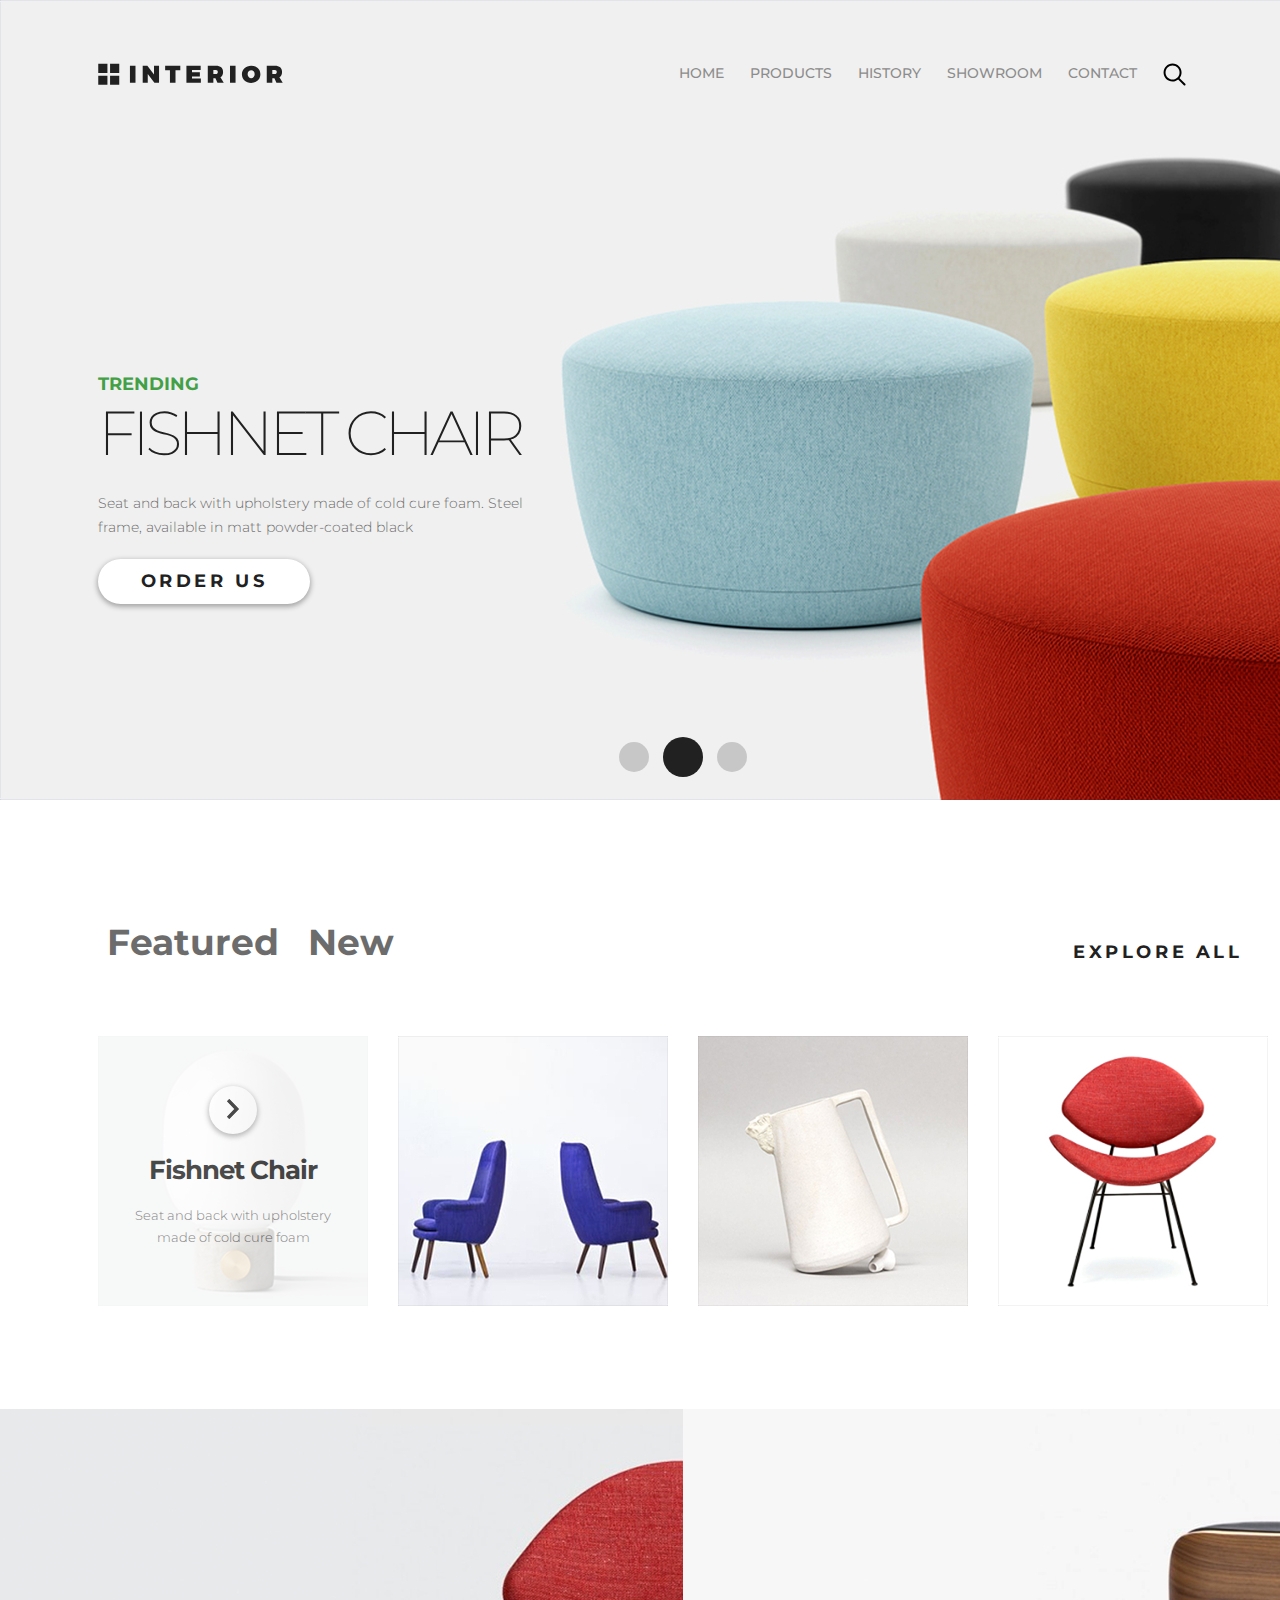
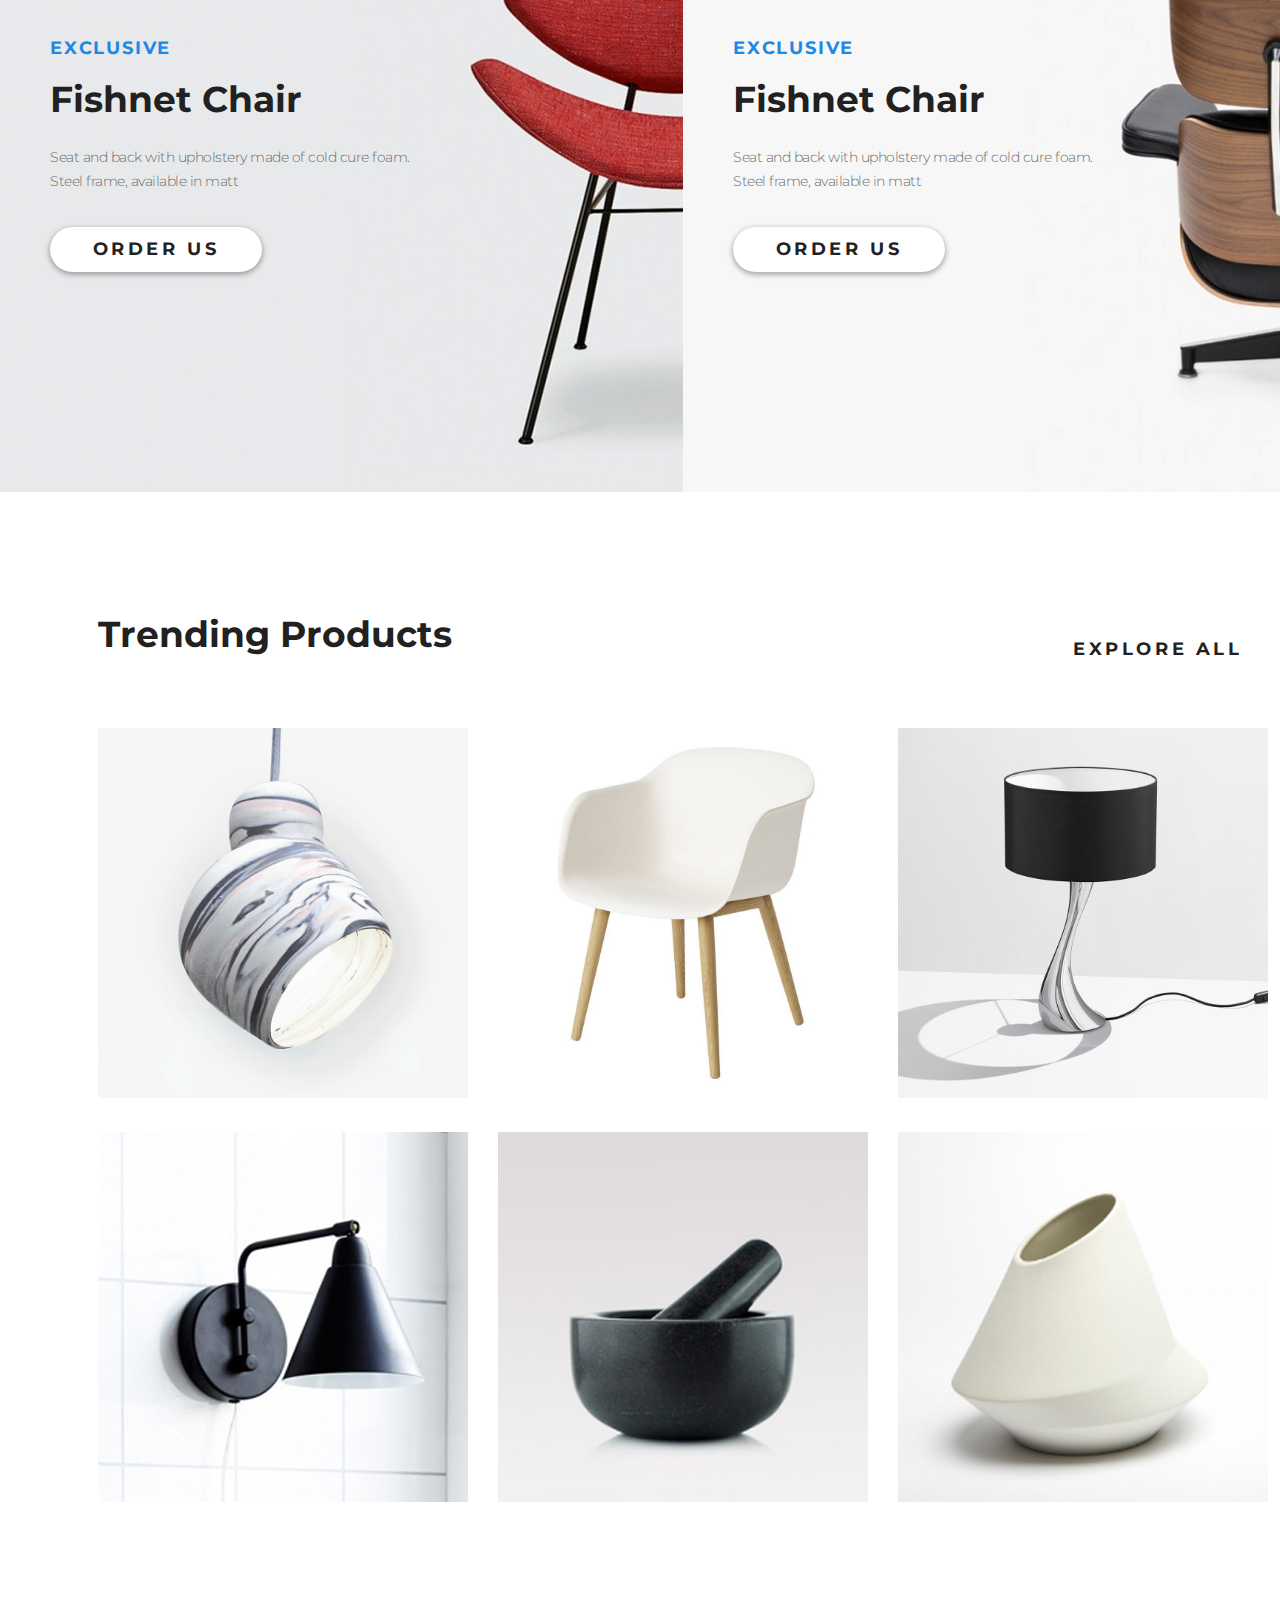
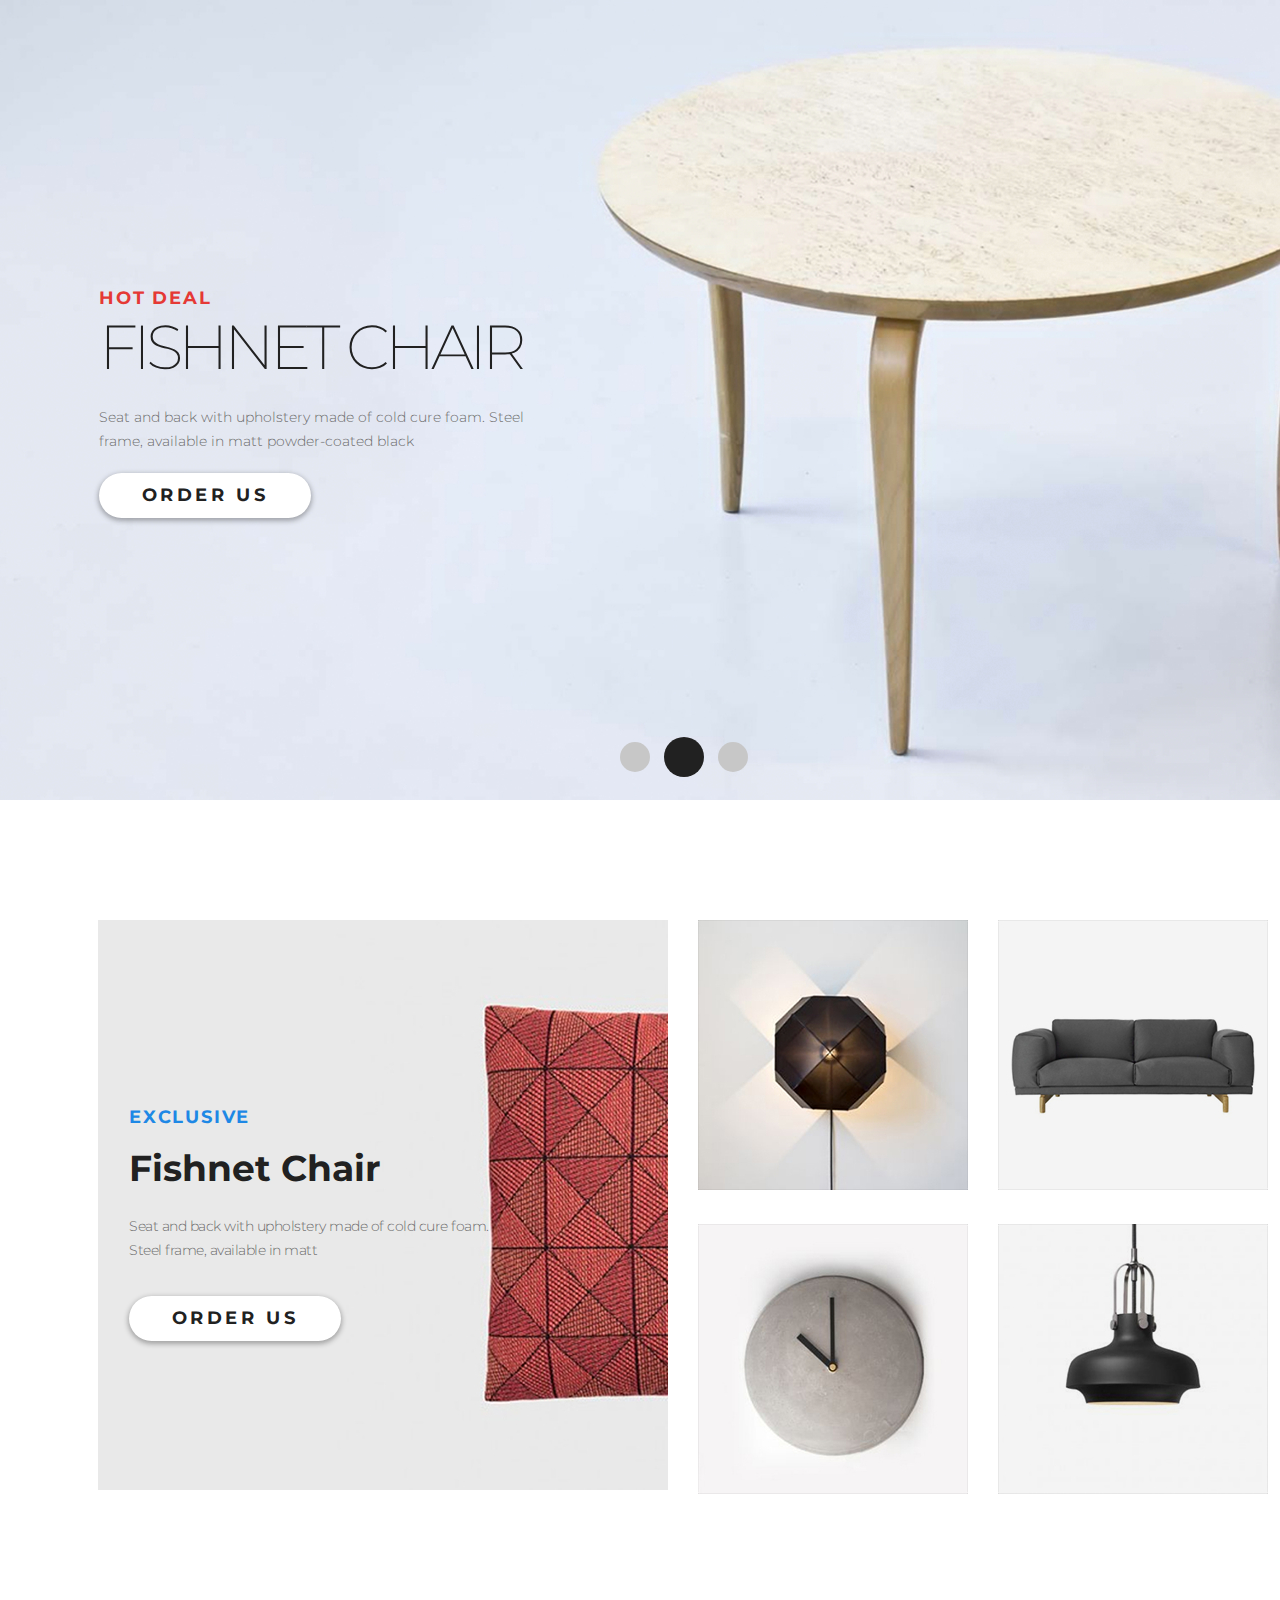
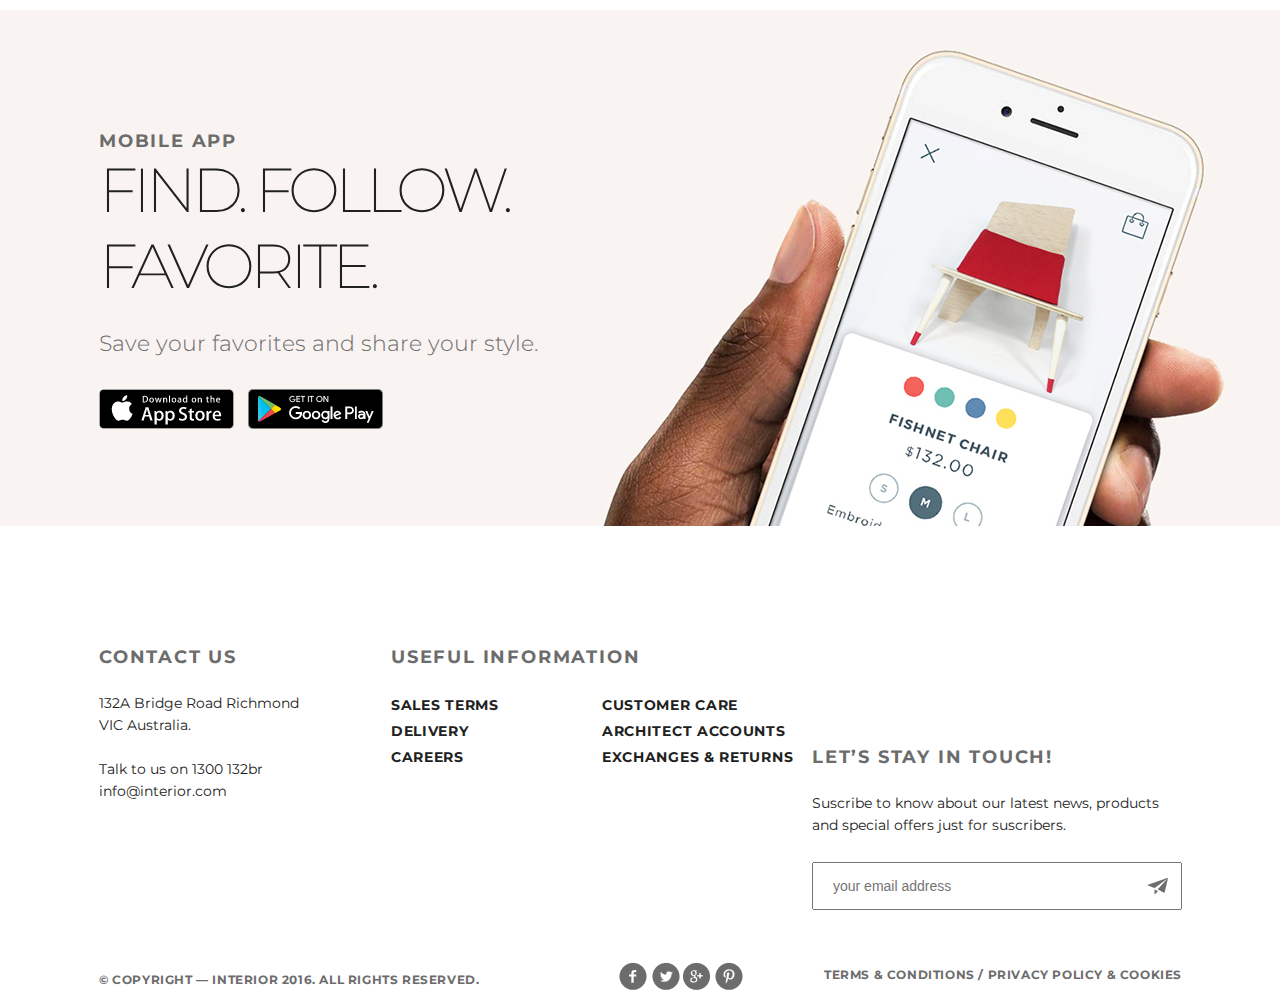
<file: GB_1_html-css-final_maket/index.html>
<!DOCTYPE html>
<html>

<head>
    <meta name="f">
    <meta charset="UTF-8">
    <title>Main page</title>
    <link href="https://fonts.googleapis.com/css?family=Montserrat:100,300,400,700&display=swap" rel="stylesheet">
    <link rel="stylesheet" href="style.css"> </head>

<body>
    <div class="container">
        <div class="slider">
            <div class="header clearfix">
                <a href="#"><img src="img/logo.svg" alt="logo"></a>
                <ul class="menu">
                    <li class="menu_list"><a href="#" class="menu_link menu_link_active">HOME</a></li>
                    <li class="menu_list"><a href="product_range.html" class="menu_link">PRODUCTS</a></li>
                    <li class="menu_list"><a href="#" class="menu_link">HISTORY</a></li>
                    <li class="menu_list"><a href="#" class="menu_link">SHOWROOM</a></li>
                    <li class="menu_list"><a href="contacts.html" class="menu_link">CONTACT </a></li>
                    <li class="menu_list">
                        <a href="#" class="menu_link"><img src="img/search.svg" alt="search"> </a>
                    </li>
                </ul>
            </div>
            <div class="slider_text">
                <p class="slider_trending">TRENDING</p>
                <h2 class="slider_h2">Fishnet Chair</h2>
                <p class="slider_content">Seat and back with upholstery made of cold cure foam. Steel frame, available in matt powder-coated black</p> <a href="" class="button">Order Us</a> </div>
            <div class="pagination">
                <a href="#" class="circle"></a>
                <a href="#" class="circle circle_active"></a>
                <a href="#" class="circle"></a>
            </div>
        </div>
        <div class="feater">
            <div class="feater_menu">
                <ul>
                    <li class=" feater_menu_list feater_menu_list_active"><a href="#" class="feater_menu_link feater_menu_link_active">Featured</a></li>
                    <li class="feater_menu_list "> <a href="#" class="feater_menu_link">New</a></li>
                </ul>
            </div>
            <div class="feater_more"> <a href="#" class="feater_more_link">explore all</a> </div>
            <div class="feater_content">
                <div class="feature_adv">
                    <div class="PR1">
                    <div class="product1"><a href="product.html"><img src="img/product-1.jpg" alt="product_1"> </a></div>
                    <a href="#" class="button_small"> <img src="img/arrow.svg" alt="arrow"></a>
                    <div class="feature_adv_h3">
                        <h3> Fishnet Chair </h3> 
                    </div>
                    <div class="feature_adv_text">
                        <p>Seat and back with upholstery made of cold cure foam</p>
                    </div>
                    </div>
                </div>
                <div class="product">
                    <a href="product.html"><img src="img/product-2.jpg" alt="product_2"></a>
                </div>
                <div class="product">
                    <a href="product.html"><img src="img/product-3.jpg" alt="product_3"></a>
                </div>
                <div class="product">
                    <a href="product.html"><img src="img/product-4.jpg" alt="product_4"></a>
                </div>
            </div>
        </div>
        <div class="exclusive">
            <div class="promo_1">
                <p class="promo_tag"> exclusive</p>
                <h3 class="promo_title">Fishnet Chair</h3>
                <p class="promo_text">Seat and back with upholstery made of cold cure foam. Steel frame, available in matt</p> <a href=" " class="button ">Order Us</a> </div>
            <div class="promo_2 ">
                <p class="promo_tag"> exclusive</p>
                <h3 class="promo_title">Fishnet Chair</h3>
                <p class="promo_text">Seat and back with upholstery made of cold cure foam. Steel frame, available in matt</p> <a href=" " class="button ">Order Us</a> </div>
        </div>
        <div class="trending">
            <div class="trending_menu">
                <p class="trending_h">Trending Products</p> <a href="#" class="trending_more">explore all</a> </div>
            <div class="treding_content">
                <a href="product.html" class="trending_content_image"><img src="img/tr_1.jpg" alt="tr_1"></a>
                <a href="product.html" class="trending_content_image"><img src="img/tr_2.jpg" alt="tr_2"></a>
                <a href="product.html" class="trending_content_image"><img src="img/tr_3.jpg" alt="tr_3"></a>
                <a href="product.html" class="trending_content_image"><img src="img/tr_4.jpg" alt="tr_4"></a>
                <a href="product.html" class="trending_content_image"><img src="img/tr_5.jpg" alt="tr_5"></a>
                <a href="product.html" class="trending_content_image"><img src="img/tr_6.jpg" alt="tr_6"></a>
            </div>
        </div>
        <div class="hot">
            <div class="hot_text">
                <p class="hot_deal">Hot deal</p>
                <h2 class="hot_h2">Fishnet Chair</h2>
                <p class="hot_content">Seat and back with upholstery made of cold cure foam. Steel frame, available in matt powder-coated black</p> <a href="" class="button">Order Us</a> </div>
            <div class="pagination">
                <a href="#" class="circle"></a>
                <a href="#" class="circle circle_active"></a>
                <a href="#" class="circle"></a>
            </div>
        </div>
        <div class="exclusive_2">
            <div class="main_product">
                <p class="promo_tag_2">exclusive</p>
                <h3 class="promo_title_2">Fishnet Chair</h3>
                <p class="promo_text_2">Seat and back with upholstery made of cold cure foam. Steel frame, available in matt</p> <a href="#" class="button ">Order Us</a> </div>
            <div class="product_e2">
                <a href="product.html"><img src="img/product2_ex2.jpg" alt="product2" class="product_e2_img"></a><a href="product.html"><img src="img/product3_ex2.jpg" alt="product3" class="product_e2_img"></a>
                <a href="product.html"><img src="img/product4_ex2.jpg" alt="product4" class="product_e2_img"></a><a href="product.html"><img src="img/product5_ex2.jpg" alt="product5" class="product_e2_img"></a>
            </div>
        </div>
        <div class="app">
            <p class="app_mobil">mobile app</p>
            <h2 class="app_h2">Find. Follow. <br>Favorite.</h2>
            <p class="app_content">Save your favorites and share your style.</p>
            <ul class="app_menu">
                <li class="app_list">
                    <a href="#" class="app_link"><img src="img/app-store.svg" alt="logo_1"></a>
                </li>
                <li class="app_list">
                    <a href="#" class="app_link"><img src="img/google-play.svg" alt="logo_2"></a>
                </li>
            </ul>
        </div>
        <div class="clr"></div>
    </div>
    <div class="footer">
        <div class="contacts">
            <h2 class="contacts_h">Contact Us</h2>
            <p class="contacts_p">132A Bridge Road Richmond VIC Australia.
                <br>
                <br> Talk to us on 1300 132br
                <br> info@interior.com </p>
        </div>
        <div class="info">
            <h2 class="info_h">Useful Information</h2>
            <ul class="info_menu">
                <li class="info_menu_list"><a href="#" class="info_menu_link">Sales terms</a></li>
                <li class="info_menu_list"><a href="#" class="info_menu_link">Customer care</a></li>
                <li class="info_menu_list"><a href="#" class="info_menu_link">Delivery</a></li>
                <li class="info_menu_list"><a href="#" class="info_menu_link">Architect accounts</a></li>
                <li class="info_menu_list"><a href="#" class="info_menu_link">Careers</a></li>
                <li class="info_menu_list"><a href="#" class="info_menu_link">Exchanges &amp; returns</a></li>
            </ul>
        </div>
        <div class="email">
            <h2 class="email_h">Let’s Stay in Touch!</h2>
            <p class="email_p">Suscribe to know about our latest news, products and special offers just for suscribers.</p>
            <div class="input">
                <input type="email" placeholder="your email address" class="email_input">
                <a href="#"><img src="img/plane.png" alt="plane" class="plane"></a>
            </div>
        </div>
        <div class="bottom">
            <p class="copy_l">&copy;&nbsp;Copyright&nbsp;&mdash; INTERIOR 2016. All Rights Reserved.</p>
            <p class="copy_r">Terms &amp;&nbsp;Conditions&nbsp;/ Privacy policy &amp;&nbsp;Cookies</p>
            <ul class="wrap">
                <li class="wrap_logo">
                    <a href="#" class="wrap_link"><img src="img/wrap_logo1.png" alt="wrap_1"></a>
                </li>
                <li class="wrap_logo">
                    <a href="#" class="wrap_link"><img src="img/wrap_logo2.png" alt="wrap_2"></a>
                </li>
                <li class="wrap_logo">
                    <a href="#" class="wrap_link"><img src="img/wrap_logo3.png" alt="wrap_3"></a>
                </li>
                <li class="wrap_logo">
                    <a href="#" class="wrap_link"><img src="img/wrap_logo4.png" alt="wrap_4"></a>
                </li>
            </ul>
        </div>
    </div>
</body>

</html>
</file>
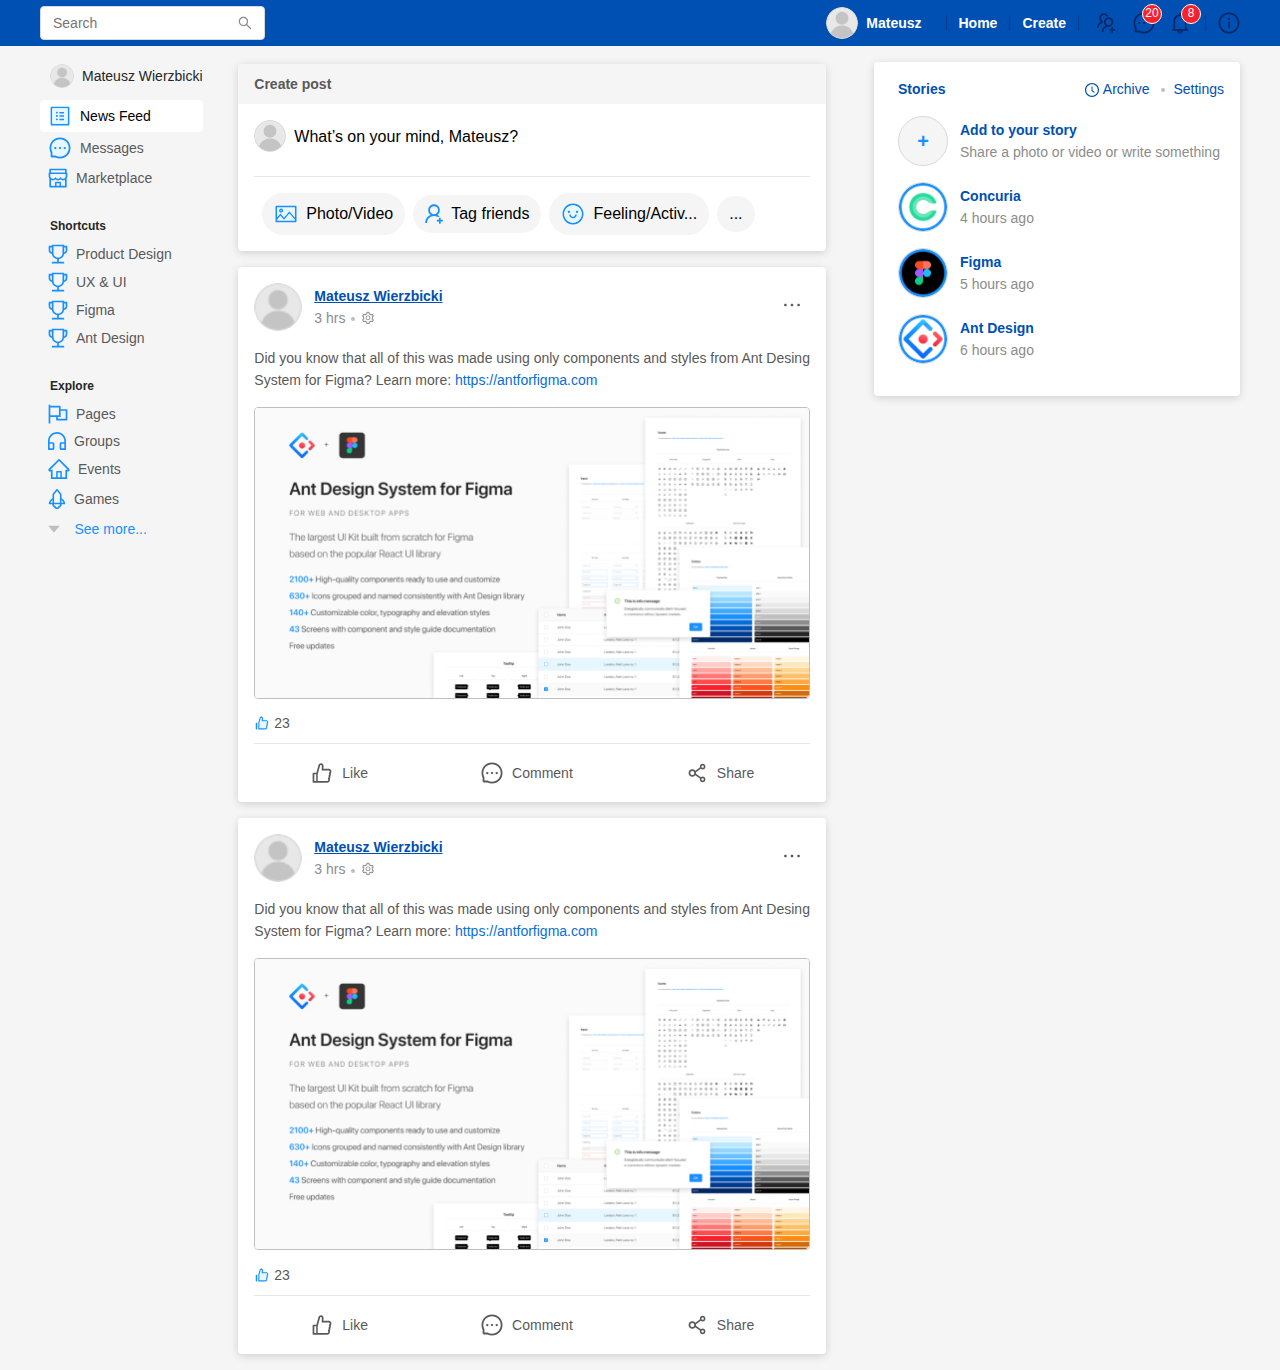
<file: intensive_social/index.html>
<!DOCTYPE html>
<html lang="en">
<head>
    <meta charset="UTF-8">
    <meta name="viewport" content="width=device-width, initial-scale=1.0">
    <title>Distance</title>
    <link rel="stylesheet" href="css/normalize.css">
    <link rel="stylesheet" href="css/style.css">
</head>
<body>
    <header class="header">
        <div class="header-block">
            <button class="m-menu">
                <span class="line"></span>
                <span class="line"></span>
                <span class="line"></span>
            </button>
            <div class="search">
                 <input type="text" class="search-input" placeholder="Search">
            </div>
            <div class="navigation">
                <div class="user">
                    <img src="img/avatar.png" alt="avatar" class="user-avatar">
                    <span class="user-name">Mateusz</span>
                </div>
                <nav class="navigation-panel">
                    <a href="#" class="navigation-link">Home</a>
                    <a href="#" class="navigation-link">Create</a>
                </nav>
                <div class="icons-panel">
                    <a href="#" class="icon-link">
                        <svg class="header-icon" width="20" height="20" viewBox="0 0 20 20" fill="none" xmlns="http://www.w3.org/2000/svg">
                            <path d="M18.9061 16.0937H17.0311V14.2187C17.0311 14.1156 16.9467 14.0312 16.8436 14.0312H15.7186C15.6155 14.0312 15.5311 14.1156 15.5311 14.2187V16.0937H13.6561C13.553 16.0937 13.4686 16.1781 13.4686 16.2812V17.4062C13.4686 17.5093 13.553 17.5937 13.6561 17.5937H15.5311V19.4687C15.5311 19.5718 15.6155 19.6562 15.7186 19.6562H16.8436C16.9467 19.6562 17.0311 19.5718 17.0311 19.4687V17.5937H18.9061C19.0092 17.5937 19.0936 17.5093 19.0936 17.4062V16.2812C19.0936 16.1781 19.0092 16.0937 18.9061 16.0937ZM6.75376 9.68122C6.73266 9.47731 6.72094 9.27106 6.72094 9.06247C6.72094 8.68981 6.7561 8.32653 6.82173 7.97263C6.83813 7.88825 6.7936 7.80153 6.71626 7.76638C6.39751 7.62341 6.10454 7.42653 5.85141 7.1781C5.55315 6.88889 5.31844 6.54069 5.16227 6.15571C5.0061 5.77073 4.93189 5.35742 4.94438 4.94216C4.96548 4.18981 5.26782 3.47497 5.79516 2.93591C6.37407 2.34294 7.15219 2.0195 7.97954 2.02888C8.72719 2.03591 9.44907 2.32419 9.99516 2.83513C10.1803 3.00856 10.3397 3.20075 10.4733 3.407C10.5202 3.47966 10.6116 3.51013 10.6913 3.482C11.1038 3.33903 11.5397 3.23825 11.9874 3.19138C12.1186 3.17731 12.1936 3.03669 12.135 2.9195C11.3733 1.41247 9.81704 0.371845 8.01704 0.34372C5.42016 0.303876 3.25454 2.43435 3.25454 5.03122C3.25454 6.5031 3.93188 7.8156 4.9936 8.67575C4.24829 9.02028 3.56157 9.49606 2.96626 10.0914C1.68188 11.3734 0.95532 13.0656 0.908445 14.8726C0.907819 14.8976 0.912207 14.9225 0.921349 14.9458C0.930492 14.9691 0.944204 14.9903 0.961677 15.0082C0.979151 15.0262 1.00003 15.0404 1.02309 15.0501C1.04615 15.0598 1.07092 15.0648 1.09595 15.0648H2.41079C2.51157 15.0648 2.59594 14.9851 2.59829 14.8843C2.64282 13.525 3.1936 12.2523 4.16157 11.2867C4.85063 10.5976 5.69438 10.1195 6.61548 9.88747C6.70454 9.86169 6.76548 9.77497 6.75376 9.68122ZM17.3124 9.06247C17.3124 6.49841 15.2522 4.41481 12.6975 4.37497C10.1006 4.33513 7.93735 6.4656 7.93735 9.06247C7.93735 10.5343 8.61704 11.8468 9.67641 12.707C8.92338 13.0561 8.23787 13.5353 7.65141 14.1226C6.36704 15.4047 5.64048 17.0968 5.5936 18.9015C5.59298 18.9265 5.59736 18.9514 5.60651 18.9747C5.61565 18.998 5.62936 19.0192 5.64683 19.0372C5.66431 19.0551 5.68519 19.0693 5.70825 19.079C5.73131 19.0887 5.75608 19.0937 5.7811 19.0937H7.0936C7.19438 19.0937 7.27876 19.014 7.2811 18.9132C7.32563 17.5539 7.87641 16.2812 8.84438 15.3156C9.85454 14.3054 11.1952 13.75 12.6249 13.75C15.2124 13.75 17.3124 11.6523 17.3124 9.06247ZM14.7459 11.1836C14.1788 11.7508 13.4264 12.0625 12.6249 12.0625C11.8233 12.0625 11.0709 11.7508 10.5038 11.1836C10.2207 10.902 9.99709 10.5665 9.84612 10.1969C9.69514 9.82733 9.6199 9.4312 9.62485 9.032C9.63188 8.26325 9.93891 7.52028 10.4756 6.9695C11.0381 6.39294 11.7905 6.07185 12.5944 6.06247C13.3889 6.05544 14.16 6.36481 14.7272 6.92028C15.3084 7.48981 15.6272 8.25153 15.6272 9.06247C15.6249 9.86403 15.3131 10.6164 14.7459 11.1836Z"/>
                            </svg>                            
                    </a>
                    <a href="#" class="icon-link">
                        <span class="notification">20</span>
                        <svg  class="header-icon" width="22" height="22" viewBox="0 0 22 22" fill="none" xmlns="http://www.w3.org/2000/svg">
                            <path d="M9.87519 11C9.87519 11.2984 9.99372 11.5845 10.2047 11.7955C10.4157 12.0065 10.7018 12.125 11.0002 12.125C11.2986 12.125 11.5847 12.0065 11.7957 11.7955C12.0067 11.5845 12.1252 11.2984 12.1252 11C12.1252 10.7016 12.0067 10.4155 11.7957 10.2045C11.5847 9.99353 11.2986 9.875 11.0002 9.875C10.7018 9.875 10.4157 9.99353 10.2047 10.2045C9.99372 10.4155 9.87519 10.7016 9.87519 11ZM14.5627 11C14.5627 11.2984 14.6812 11.5845 14.8922 11.7955C15.1032 12.0065 15.3893 12.125 15.6877 12.125C15.9861 12.125 16.2722 12.0065 16.4832 11.7955C16.6942 11.5845 16.8127 11.2984 16.8127 11C16.8127 10.7016 16.6942 10.4155 16.4832 10.2045C16.2722 9.99353 15.9861 9.875 15.6877 9.875C15.3893 9.875 15.1032 9.99353 14.8922 10.2045C14.6812 10.4155 14.5627 10.7016 14.5627 11ZM5.18769 11C5.18769 11.2984 5.30622 11.5845 5.5172 11.7955C5.72818 12.0065 6.01433 12.125 6.31269 12.125C6.61106 12.125 6.89721 12.0065 7.10819 11.7955C7.31917 11.5845 7.43769 11.2984 7.43769 11C7.43769 10.7016 7.31917 10.4155 7.10819 10.2045C6.89721 9.99353 6.61106 9.875 6.31269 9.875C6.01433 9.875 5.72818 9.99353 5.5172 10.2045C5.30622 10.4155 5.18769 10.7016 5.18769 11ZM20.6846 6.93125C20.1549 5.67266 19.3955 4.54297 18.4275 3.57266C17.4663 2.60796 16.3253 1.84114 15.0689 1.31563C13.7799 0.774219 12.4111 0.5 11.0002 0.5H10.9533C9.53301 0.507031 8.15723 0.788281 6.86348 1.34141C5.61791 1.87232 4.48753 2.64049 3.53535 3.60312C2.57676 4.57109 1.82441 5.69609 1.3041 6.95C0.765038 8.24844 0.493163 9.62891 0.500194 11.0492C0.508147 12.6769 0.893222 14.2806 1.62519 15.7344V19.2969C1.62519 19.5828 1.73878 19.857 1.94097 20.0592C2.14316 20.2614 2.41738 20.375 2.70332 20.375H6.26816C7.72198 21.107 9.32565 21.492 10.9533 21.5H11.0025C12.4064 21.5 13.7682 21.2281 15.0502 20.6961C16.3002 20.1768 17.437 19.419 18.3971 18.4648C19.365 17.5063 20.1268 16.3859 20.6588 15.1367C21.2119 13.843 21.4932 12.4672 21.5002 11.0469C21.5072 9.61953 21.2307 8.23438 20.6846 6.93125ZM17.1432 17.1969C15.5002 18.8234 13.3205 19.7188 11.0002 19.7188H10.9604C9.54707 19.7117 8.14316 19.3602 6.90332 18.6992L6.70644 18.5938H3.40644V15.2938L3.30098 15.0969C2.64004 13.857 2.28848 12.4531 2.28144 11.0398C2.27207 8.70312 3.16504 6.50937 4.80332 4.85703C6.43926 3.20469 8.62598 2.29062 10.9627 2.28125H11.0025C12.1744 2.28125 13.3111 2.50859 14.3822 2.95859C15.4275 3.39687 16.365 4.02734 17.1713 4.83359C17.9752 5.6375 18.608 6.57734 19.0463 7.62266C19.501 8.70547 19.7283 9.85391 19.7236 11.0398C19.7096 13.3742 18.7932 15.5609 17.1432 17.1969Z"/>
                            </svg>                            
                    </a>
                    <a href="#" class="icon-link">
                        <span class="notification">8</span>
                        <svg  class="header-icon" width="16" height="22" viewBox="0 0 16 22" fill="none" xmlns="http://www.w3.org/2000/svg">
                            <path d="M15.125 17H14.5625V9.03125C14.5625 5.72422 12.118 2.99141 8.9375 2.53672V1.625C8.9375 1.10703 8.51797 0.6875 8 0.6875C7.48203 0.6875 7.0625 1.10703 7.0625 1.625V2.53672C3.88203 2.99141 1.4375 5.72422 1.4375 9.03125V17H0.875C0.460156 17 0.125 17.3352 0.125 17.75V18.5C0.125 18.6031 0.209375 18.6875 0.3125 18.6875H5.375C5.375 20.1359 6.55156 21.3125 8 21.3125C9.44844 21.3125 10.625 20.1359 10.625 18.6875H15.6875C15.7906 18.6875 15.875 18.6031 15.875 18.5V17.75C15.875 17.3352 15.5398 17 15.125 17ZM8 19.8125C7.37891 19.8125 6.875 19.3086 6.875 18.6875H9.125C9.125 19.3086 8.62109 19.8125 8 19.8125ZM3.125 17V9.03125C3.125 7.72813 3.63125 6.50469 4.55234 5.58359C5.47344 4.6625 6.69688 4.15625 8 4.15625C9.30313 4.15625 10.5266 4.6625 11.4477 5.58359C12.3687 6.50469 12.875 7.72813 12.875 9.03125V17H3.125Z" />
                            </svg>                            
                    </a>
                    <a href="#" class="icon-link">
                        <svg class="header-icon" width="22" height="22" viewBox="0 0 22 22" fill="none" xmlns="http://www.w3.org/2000/svg">
                            <path d="M11 0.5C5.20156 0.5 0.5 5.20156 0.5 11C0.5 16.7984 5.20156 21.5 11 21.5C16.7984 21.5 21.5 16.7984 21.5 11C21.5 5.20156 16.7984 0.5 11 0.5ZM11 19.7188C6.18594 19.7188 2.28125 15.8141 2.28125 11C2.28125 6.18594 6.18594 2.28125 11 2.28125C15.8141 2.28125 19.7188 6.18594 19.7188 11C19.7188 15.8141 15.8141 19.7188 11 19.7188Z" />
                            <path d="M9.875 6.875C9.875 7.17337 9.99353 7.45952 10.2045 7.6705C10.4155 7.88147 10.7016 8 11 8C11.2984 8 11.5845 7.88147 11.7955 7.6705C12.0065 7.45952 12.125 7.17337 12.125 6.875C12.125 6.57663 12.0065 6.29048 11.7955 6.0795C11.5845 5.86853 11.2984 5.75 11 5.75C10.7016 5.75 10.4155 5.86853 10.2045 6.0795C9.99353 6.29048 9.875 6.57663 9.875 6.875ZM11.5625 9.5H10.4375C10.3344 9.5 10.25 9.58437 10.25 9.6875V16.0625C10.25 16.1656 10.3344 16.25 10.4375 16.25H11.5625C11.6656 16.25 11.75 16.1656 11.75 16.0625V9.6875C11.75 9.58437 11.6656 9.5 11.5625 9.5Z" />
                            </svg>                            
                    </a>
                </div>
            </div>
        </div>
    </header>
    <div class="container">
        <div class="menu-sidebar">
            <div class="user">
                <img src="img/avatar.png" alt="avatar" class="user-avatar">
                <span class="user-name">Mateusz Wierzbicki</span>
            </div>
            <!-- /.user -->
            <nav class="nav-group">
                <a href="#" class="nav-link active">
                    <svg width="24" height="24" viewBox="0 0 24 24" fill="none" xmlns="http://www.w3.org/2000/svg">
                        <path d="M20.625 2.625H3.375C2.96016 2.625 2.625 2.96016 2.625 3.375V20.625C2.625 21.0398 2.96016 21.375 3.375 21.375H20.625C21.0398 21.375 21.375 21.0398 21.375 20.625V3.375C21.375 2.96016 21.0398 2.625 20.625 2.625ZM19.6875 19.6875H4.3125V4.3125H19.6875V19.6875Z" fill="#1890FF"/>
                        <path d="M4.3125 19.6875H19.6875V4.3125H4.3125V19.6875ZM11.3438 8.0625C11.3438 7.95937 11.4281 7.875 11.5312 7.875H15.8438C15.9469 7.875 16.0312 7.95937 16.0312 8.0625V9.1875C16.0312 9.29063 15.9469 9.375 15.8438 9.375H11.5312C11.4281 9.375 11.3438 9.29063 11.3438 9.1875V8.0625ZM11.3438 11.4375C11.3438 11.3344 11.4281 11.25 11.5312 11.25H15.8438C15.9469 11.25 16.0312 11.3344 16.0312 11.4375V12.5625C16.0312 12.6656 15.9469 12.75 15.8438 12.75H11.5312C11.4281 12.75 11.3438 12.6656 11.3438 12.5625V11.4375ZM11.3438 14.8125C11.3438 14.7094 11.4281 14.625 11.5312 14.625H15.8438C15.9469 14.625 16.0312 14.7094 16.0312 14.8125V15.9375C16.0312 16.0406 15.9469 16.125 15.8438 16.125H11.5312C11.4281 16.125 11.3438 16.0406 11.3438 15.9375V14.8125ZM8.90625 7.6875C9.42422 7.6875 9.84375 8.10703 9.84375 8.625C9.84375 9.14297 9.42422 9.5625 8.90625 9.5625C8.38828 9.5625 7.96875 9.14297 7.96875 8.625C7.96875 8.10703 8.38828 7.6875 8.90625 7.6875ZM8.90625 11.0625C9.42422 11.0625 9.84375 11.482 9.84375 12C9.84375 12.518 9.42422 12.9375 8.90625 12.9375C8.38828 12.9375 7.96875 12.518 7.96875 12C7.96875 11.482 8.38828 11.0625 8.90625 11.0625ZM8.90625 14.4375C9.42422 14.4375 9.84375 14.857 9.84375 15.375C9.84375 15.893 9.42422 16.3125 8.90625 16.3125C8.38828 16.3125 7.96875 15.893 7.96875 15.375C7.96875 14.857 8.38828 14.4375 8.90625 14.4375Z" fill="#E6F7FF"/>
                        <path d="M7.96875 15.375C7.96875 15.6236 8.06752 15.8621 8.24334 16.0379C8.41915 16.2137 8.65761 16.3125 8.90625 16.3125C9.15489 16.3125 9.39335 16.2137 9.56916 16.0379C9.74498 15.8621 9.84375 15.6236 9.84375 15.375C9.84375 15.1264 9.74498 14.8879 9.56916 14.7121C9.39335 14.5363 9.15489 14.4375 8.90625 14.4375C8.65761 14.4375 8.41915 14.5363 8.24334 14.7121C8.06752 14.8879 7.96875 15.1264 7.96875 15.375V15.375ZM7.96875 12C7.96875 12.2486 8.06752 12.4871 8.24334 12.6629C8.41915 12.8387 8.65761 12.9375 8.90625 12.9375C9.15489 12.9375 9.39335 12.8387 9.56916 12.6629C9.74498 12.4871 9.84375 12.2486 9.84375 12C9.84375 11.7514 9.74498 11.5129 9.56916 11.3371C9.39335 11.1613 9.15489 11.0625 8.90625 11.0625C8.65761 11.0625 8.41915 11.1613 8.24334 11.3371C8.06752 11.5129 7.96875 11.7514 7.96875 12ZM7.96875 8.625C7.96875 8.87364 8.06752 9.1121 8.24334 9.28791C8.41915 9.46373 8.65761 9.5625 8.90625 9.5625C9.15489 9.5625 9.39335 9.46373 9.56916 9.28791C9.74498 9.1121 9.84375 8.87364 9.84375 8.625C9.84375 8.37636 9.74498 8.1379 9.56916 7.96209C9.39335 7.78627 9.15489 7.6875 8.90625 7.6875C8.65761 7.6875 8.41915 7.78627 8.24334 7.96209C8.06752 8.1379 7.96875 8.37636 7.96875 8.625V8.625ZM11.5312 16.125H15.8438C15.9469 16.125 16.0312 16.0406 16.0312 15.9375V14.8125C16.0312 14.7094 15.9469 14.625 15.8438 14.625H11.5312C11.4281 14.625 11.3438 14.7094 11.3438 14.8125V15.9375C11.3438 16.0406 11.4281 16.125 11.5312 16.125ZM11.5312 12.75H15.8438C15.9469 12.75 16.0312 12.6656 16.0312 12.5625V11.4375C16.0312 11.3344 15.9469 11.25 15.8438 11.25H11.5312C11.4281 11.25 11.3438 11.3344 11.3438 11.4375V12.5625C11.3438 12.6656 11.4281 12.75 11.5312 12.75ZM11.5312 9.375H15.8438C15.9469 9.375 16.0312 9.29063 16.0312 9.1875V8.0625C16.0312 7.95937 15.9469 7.875 15.8438 7.875H11.5312C11.4281 7.875 11.3438 7.95937 11.3438 8.0625V9.1875C11.3438 9.29063 11.4281 9.375 11.5312 9.375Z" fill="#1890FF"/>
                    </svg>  
                    <span class="nav-text">News Feed</span>                      
                </a>                
                <a href="#" class="nav-link">
                    <svg width="24" height="24" viewBox="0 0 24 24" fill="none" xmlns="http://www.w3.org/2000/svg">
                        <path d="M18.1719 5.83371C17.3735 5.03264 16.426 4.39565 15.3828 3.95871C14.3129 3.50917 13.1637 3.27885 12.0031 3.28136H11.9633C9.62659 3.29074 7.43987 4.2048 5.80393 5.85714C4.16565 7.50949 3.27268 9.70324 3.28206 12.04C3.28909 13.4532 3.64065 14.8571 4.30159 16.097L4.40706 16.2939V19.5939H7.70706L7.90393 19.6993C9.14377 20.3603 10.5477 20.7118 11.961 20.7189H12.0008C14.3211 20.7189 16.5008 19.8235 18.1438 18.197C19.7938 16.561 20.7102 14.3743 20.7242 12.04C20.7289 10.854 20.5016 9.70558 20.0469 8.62277C19.6097 7.57975 18.9727 6.63229 18.1719 5.83371ZM7.31331 13.1251C7.01891 13.1191 6.73861 12.9979 6.53253 12.7876C6.32646 12.5773 6.21104 12.2946 6.21104 12.0001C6.21104 11.7057 6.32646 11.4229 6.53253 11.2126C6.73861 11.0023 7.01891 10.8811 7.31331 10.8751C7.6077 10.8811 7.88801 11.0023 8.09408 11.2126C8.30015 11.4229 8.41558 11.7057 8.41558 12.0001C8.41558 12.2946 8.30015 12.5773 8.09408 12.7876C7.88801 12.9979 7.6077 13.1191 7.31331 13.1251ZM12.0008 13.1251C11.7064 13.1191 11.4261 12.9979 11.22 12.7876C11.014 12.5773 10.8985 12.2946 10.8985 12.0001C10.8985 11.7057 11.014 11.4229 11.22 11.2126C11.4261 11.0023 11.7064 10.8811 12.0008 10.8751C12.2952 10.8811 12.5755 11.0023 12.7816 11.2126C12.9877 11.4229 13.1031 11.7057 13.1031 12.0001C13.1031 12.2946 12.9877 12.5773 12.7816 12.7876C12.5755 12.9979 12.2952 13.1191 12.0008 13.1251ZM16.6883 13.1251C16.3939 13.1191 16.1136 12.9979 15.9075 12.7876C15.7015 12.5773 15.586 12.2946 15.586 12.0001C15.586 11.7057 15.7015 11.4229 15.9075 11.2126C16.1136 11.0023 16.3939 10.8811 16.6883 10.8751C16.9827 10.8811 17.263 11.0023 17.4691 11.2126C17.6752 11.4229 17.7906 11.7057 17.7906 12.0001C17.7906 12.2946 17.6752 12.5773 17.4691 12.7876C17.263 12.9979 16.9827 13.1191 16.6883 13.1251Z" fill="#E6F7FF"/>
                        <path d="M15.5625 12C15.5625 12.2984 15.681 12.5845 15.892 12.7955C16.103 13.0065 16.3891 13.125 16.6875 13.125C16.9859 13.125 17.272 13.0065 17.483 12.7955C17.694 12.5845 17.8125 12.2984 17.8125 12C17.8125 11.7016 17.694 11.4155 17.483 11.2045C17.272 10.9935 16.9859 10.875 16.6875 10.875C16.3891 10.875 16.103 10.9935 15.892 11.2045C15.681 11.4155 15.5625 11.7016 15.5625 12ZM6.1875 12C6.1875 12.2984 6.30603 12.5845 6.517 12.7955C6.72798 13.0065 7.01413 13.125 7.3125 13.125C7.61087 13.125 7.89702 13.0065 8.108 12.7955C8.31897 12.5845 8.4375 12.2984 8.4375 12C8.4375 11.7016 8.31897 11.4155 8.108 11.2045C7.89702 10.9935 7.61087 10.875 7.3125 10.875C7.01413 10.875 6.72798 10.9935 6.517 11.2045C6.30603 11.4155 6.1875 11.7016 6.1875 12Z" fill="#1890FF"/>
                        <path d="M21.6846 7.93125C21.1549 6.67266 20.3955 5.54297 19.4275 4.57266C18.4663 3.60796 17.3253 2.84114 16.0689 2.31563C14.7799 1.77422 13.4111 1.5 12.0002 1.5H11.9533C10.533 1.50703 9.15723 1.78828 7.86348 2.34141C6.61791 2.87232 5.48753 3.64049 4.53535 4.60312C3.57676 5.57109 2.82441 6.69609 2.3041 7.95C1.76504 9.24844 1.49316 10.6289 1.50019 12.0492C1.50815 13.6769 1.89322 15.2806 2.62519 16.7344V20.2969C2.62519 20.5828 2.73878 20.857 2.94097 21.0592C3.14316 21.2614 3.41738 21.375 3.70332 21.375H7.26816C8.72198 22.107 10.3257 22.492 11.9533 22.5H12.0025C13.4064 22.5 14.7682 22.2281 16.0502 21.6961C17.3002 21.1768 18.437 20.419 19.3971 19.4648C20.365 18.5063 21.1268 17.3859 21.6588 16.1367C22.2119 14.843 22.4932 13.4672 22.5002 12.0469C22.5072 10.6195 22.2307 9.23438 21.6846 7.93125ZM18.1432 18.1969C16.5002 19.8234 14.3205 20.7188 12.0002 20.7188H11.9604C10.5471 20.7117 9.14316 20.3602 7.90332 19.6992L7.70644 19.5938H4.40644V16.2938L4.30098 16.0969C3.64004 14.857 3.28848 13.4531 3.28144 12.0398C3.27207 9.70312 4.16504 7.50937 5.80332 5.85703C7.43926 4.20469 9.62598 3.29062 11.9627 3.28125H12.0025C13.1744 3.28125 14.3111 3.50859 15.3822 3.95859C16.4275 4.39687 17.365 5.02734 18.1713 5.83359C18.9752 6.6375 19.608 7.57734 20.0463 8.62266C20.501 9.70547 20.7283 10.8539 20.7236 12.0398C20.7096 14.3742 19.7932 16.5609 18.1432 18.1969Z" fill="#1890FF"/>
                        <path d="M10.875 12C10.875 12.2984 10.9935 12.5845 11.2045 12.7955C11.4155 13.0065 11.7016 13.125 12 13.125C12.2984 13.125 12.5845 13.0065 12.7955 12.7955C13.0065 12.5845 13.125 12.2984 13.125 12C13.125 11.7016 13.0065 11.4155 12.7955 11.2045C12.5845 10.9935 12.2984 10.875 12 10.875C11.7016 10.875 11.4155 10.9935 11.2045 11.2045C10.9935 11.4155 10.875 11.7016 10.875 12Z" fill="#1890FF"/>
                    </svg>   
                    <span class="nav-text">Messages</span>                                            
                </a>                
                <a href="#" class="nav-link">
                    <svg width="20" height="20" viewBox="0 0 20 20" fill="none" xmlns="http://www.w3.org/2000/svg">
                        <path d="M18.6723 4.37734V1.375C18.6723 0.960156 18.3371 0.625 17.9223 0.625H2.07851C1.66366 0.625 1.32851 0.960156 1.32851 1.375V4.37734C0.937099 4.40078 0.625381 4.72656 0.625381 5.125V8.21172C0.62388 8.77901 0.738747 9.34058 0.962881 9.86172C1.06366 10.1008 1.18788 10.3258 1.32851 10.5391V18.625C1.32851 19.0375 1.66366 19.375 2.07851 19.375H17.9223C18.3371 19.375 18.6723 19.0398 18.6723 18.625V10.5391C18.8151 10.3252 18.9375 10.0985 19.0379 9.86172C19.2605 9.33906 19.3754 8.78359 19.3754 8.21172V5.125C19.3754 4.72656 19.0637 4.40078 18.6723 4.37734ZM3.01601 2.3125H16.9848V4.375H3.01601V2.3125ZM11.5004 17.6898H8.50038V15.25H11.5004V17.6898ZM16.9941 17.6898H13.0004V14.5C13.0004 14.0852 12.6652 13.75 12.2504 13.75H7.75038C7.33554 13.75 7.00038 14.0852 7.00038 14.5V17.6898H3.01601V12.0133C3.08397 12.0461 3.15429 12.0789 3.22694 12.107C3.7496 12.3273 4.30507 12.4375 4.87694 12.4375C5.44882 12.4375 6.00194 12.3273 6.52694 12.107C6.85038 11.9711 7.15507 11.7977 7.43397 11.5891C7.43866 11.5867 7.44335 11.5867 7.44804 11.5891C7.72781 11.7985 8.03248 11.9725 8.35507 12.107C8.87772 12.3273 9.43319 12.4375 10.0051 12.4375C10.5769 12.4375 11.1301 12.3273 11.6551 12.107C11.9785 11.9711 12.2832 11.7977 12.5621 11.5891C12.5668 11.5867 12.5715 11.5867 12.5762 11.5891C12.8559 11.7985 13.1606 11.9725 13.4832 12.107C14.0058 12.3273 14.5613 12.4375 15.1332 12.4375C15.7051 12.4375 16.2582 12.3273 16.7832 12.107C16.8535 12.0766 16.9238 12.0461 16.9941 12.0133V17.6898ZM17.6879 8.21172C17.6879 9.61328 16.5394 10.75 15.1262 10.75C14.1699 10.75 13.3355 10.232 12.8949 9.46328C12.8269 9.34609 12.7051 9.27344 12.5691 9.27344H12.5551C12.4215 9.27344 12.2973 9.34609 12.2293 9.46328C12.0044 9.85543 11.6798 10.1811 11.2883 10.4071C10.8968 10.6331 10.4524 10.7514 10.0004 10.75C9.04647 10.75 8.21444 10.2344 7.77382 9.46797C7.70351 9.34844 7.57694 9.27344 7.43866 9.27344C7.30038 9.27344 7.17147 9.34844 7.10351 9.46797C6.87734 9.85862 6.55224 10.1828 6.16096 10.4079C5.76967 10.6329 5.326 10.7509 4.8746 10.75C3.46132 10.75 2.31288 9.61328 2.31288 8.21172V6.07422C2.31288 6.06719 2.31757 6.0625 2.3246 6.0625H17.6762C17.6832 6.0625 17.6879 6.06719 17.6879 6.07422V8.21172Z" fill="#1890FF"/>
                    </svg> 
                    <span class="nav-text">Marketplace</span>                                                                   
                </a>                
            </nav> 
            <nav class="nav-group">
                <h3 class="nav-title">Shortcuts</h3>
                <a href="#" class="nav-link">
                    <svg width="20" height="20" viewBox="0 0 20 20" fill="none" xmlns="http://www.w3.org/2000/svg">
                        <path d="M18.3438 1.75H16.1875V0.8125C16.1875 0.709375 16.1031 0.625 16 0.625H4C3.89687 0.625 3.8125 0.709375 3.8125 0.8125V1.75H1.65625C1.38275 1.75 1.12044 1.85865 0.927046 2.05205C0.733649 2.24544 0.625 2.50775 0.625 2.78125V6.25C0.625 8.16484 2.03125 9.75625 3.86406 10.0469C4.22734 12.7703 6.41406 14.9148 9.15625 15.2148V17.6805H4.5625C4.14766 17.6805 3.8125 18.0156 3.8125 18.4305V19.1875C3.8125 19.2906 3.89687 19.375 4 19.375H16C16.1031 19.375 16.1875 19.2906 16.1875 19.1875V18.4305C16.1875 18.0156 15.8523 17.6805 15.4375 17.6805H10.8438V15.2148C13.5859 14.9148 15.7727 12.7703 16.1359 10.0469C17.9688 9.75625 19.375 8.16484 19.375 6.25V2.78125C19.375 2.50775 19.2663 2.24544 19.073 2.05205C18.8796 1.85865 18.6173 1.75 18.3438 1.75ZM3.8125 8.30313C3.37714 8.16406 2.99723 7.89025 2.72762 7.52122C2.45801 7.15219 2.31264 6.70703 2.3125 6.25V3.4375H3.8125V8.30313ZM14.5 9.25C14.5 10.4008 14.0523 11.4859 13.2367 12.2992C12.4211 13.1148 11.3383 13.5625 10.1875 13.5625H9.8125C8.66172 13.5625 7.57656 13.1148 6.76328 12.2992C5.94766 11.4836 5.5 10.4008 5.5 9.25V2.3125H14.5V9.25ZM17.6875 6.25C17.6875 7.21094 17.057 8.02656 16.1875 8.30313V3.4375H17.6875V6.25Z" fill="#1890FF"/>
                    </svg>
                    <span class="nav-text">Product Design</span>                        
                </a>
                <a href="#" class="nav-link">
                    <svg width="20" height="20" viewBox="0 0 20 20" fill="none" xmlns="http://www.w3.org/2000/svg">
                        <path d="M18.3438 1.75H16.1875V0.8125C16.1875 0.709375 16.1031 0.625 16 0.625H4C3.89687 0.625 3.8125 0.709375 3.8125 0.8125V1.75H1.65625C1.38275 1.75 1.12044 1.85865 0.927046 2.05205C0.733649 2.24544 0.625 2.50775 0.625 2.78125V6.25C0.625 8.16484 2.03125 9.75625 3.86406 10.0469C4.22734 12.7703 6.41406 14.9148 9.15625 15.2148V17.6805H4.5625C4.14766 17.6805 3.8125 18.0156 3.8125 18.4305V19.1875C3.8125 19.2906 3.89687 19.375 4 19.375H16C16.1031 19.375 16.1875 19.2906 16.1875 19.1875V18.4305C16.1875 18.0156 15.8523 17.6805 15.4375 17.6805H10.8438V15.2148C13.5859 14.9148 15.7727 12.7703 16.1359 10.0469C17.9688 9.75625 19.375 8.16484 19.375 6.25V2.78125C19.375 2.50775 19.2663 2.24544 19.073 2.05205C18.8796 1.85865 18.6173 1.75 18.3438 1.75ZM3.8125 8.30313C3.37714 8.16406 2.99723 7.89025 2.72762 7.52122C2.45801 7.15219 2.31264 6.70703 2.3125 6.25V3.4375H3.8125V8.30313ZM14.5 9.25C14.5 10.4008 14.0523 11.4859 13.2367 12.2992C12.4211 13.1148 11.3383 13.5625 10.1875 13.5625H9.8125C8.66172 13.5625 7.57656 13.1148 6.76328 12.2992C5.94766 11.4836 5.5 10.4008 5.5 9.25V2.3125H14.5V9.25ZM17.6875 6.25C17.6875 7.21094 17.057 8.02656 16.1875 8.30313V3.4375H17.6875V6.25Z" fill="#1890FF"/>
                    </svg>
                    <span class="nav-text">UX & UI</span>                        
                </a> 
                <a href="#" class="nav-link">
                    <svg width="20" height="20" viewBox="0 0 20 20" fill="none" xmlns="http://www.w3.org/2000/svg">
                        <path d="M18.3438 1.75H16.1875V0.8125C16.1875 0.709375 16.1031 0.625 16 0.625H4C3.89687 0.625 3.8125 0.709375 3.8125 0.8125V1.75H1.65625C1.38275 1.75 1.12044 1.85865 0.927046 2.05205C0.733649 2.24544 0.625 2.50775 0.625 2.78125V6.25C0.625 8.16484 2.03125 9.75625 3.86406 10.0469C4.22734 12.7703 6.41406 14.9148 9.15625 15.2148V17.6805H4.5625C4.14766 17.6805 3.8125 18.0156 3.8125 18.4305V19.1875C3.8125 19.2906 3.89687 19.375 4 19.375H16C16.1031 19.375 16.1875 19.2906 16.1875 19.1875V18.4305C16.1875 18.0156 15.8523 17.6805 15.4375 17.6805H10.8438V15.2148C13.5859 14.9148 15.7727 12.7703 16.1359 10.0469C17.9688 9.75625 19.375 8.16484 19.375 6.25V2.78125C19.375 2.50775 19.2663 2.24544 19.073 2.05205C18.8796 1.85865 18.6173 1.75 18.3438 1.75ZM3.8125 8.30313C3.37714 8.16406 2.99723 7.89025 2.72762 7.52122C2.45801 7.15219 2.31264 6.70703 2.3125 6.25V3.4375H3.8125V8.30313ZM14.5 9.25C14.5 10.4008 14.0523 11.4859 13.2367 12.2992C12.4211 13.1148 11.3383 13.5625 10.1875 13.5625H9.8125C8.66172 13.5625 7.57656 13.1148 6.76328 12.2992C5.94766 11.4836 5.5 10.4008 5.5 9.25V2.3125H14.5V9.25ZM17.6875 6.25C17.6875 7.21094 17.057 8.02656 16.1875 8.30313V3.4375H17.6875V6.25Z" fill="#1890FF"/>
                    </svg>
                    <span class="nav-text">Figma</span>                        
                </a> 
                <a href="#" class="nav-link">
                    <svg width="20" height="20" viewBox="0 0 20 20" fill="none" xmlns="http://www.w3.org/2000/svg">
                        <path d="M18.3438 1.75H16.1875V0.8125C16.1875 0.709375 16.1031 0.625 16 0.625H4C3.89687 0.625 3.8125 0.709375 3.8125 0.8125V1.75H1.65625C1.38275 1.75 1.12044 1.85865 0.927046 2.05205C0.733649 2.24544 0.625 2.50775 0.625 2.78125V6.25C0.625 8.16484 2.03125 9.75625 3.86406 10.0469C4.22734 12.7703 6.41406 14.9148 9.15625 15.2148V17.6805H4.5625C4.14766 17.6805 3.8125 18.0156 3.8125 18.4305V19.1875C3.8125 19.2906 3.89687 19.375 4 19.375H16C16.1031 19.375 16.1875 19.2906 16.1875 19.1875V18.4305C16.1875 18.0156 15.8523 17.6805 15.4375 17.6805H10.8438V15.2148C13.5859 14.9148 15.7727 12.7703 16.1359 10.0469C17.9688 9.75625 19.375 8.16484 19.375 6.25V2.78125C19.375 2.50775 19.2663 2.24544 19.073 2.05205C18.8796 1.85865 18.6173 1.75 18.3438 1.75ZM3.8125 8.30313C3.37714 8.16406 2.99723 7.89025 2.72762 7.52122C2.45801 7.15219 2.31264 6.70703 2.3125 6.25V3.4375H3.8125V8.30313ZM14.5 9.25C14.5 10.4008 14.0523 11.4859 13.2367 12.2992C12.4211 13.1148 11.3383 13.5625 10.1875 13.5625H9.8125C8.66172 13.5625 7.57656 13.1148 6.76328 12.2992C5.94766 11.4836 5.5 10.4008 5.5 9.25V2.3125H14.5V9.25ZM17.6875 6.25C17.6875 7.21094 17.057 8.02656 16.1875 8.30313V3.4375H17.6875V6.25Z" fill="#1890FF"/>
                    </svg>
                    <span class="nav-text">Ant Design</span>                        
                </a>   
            </nav> 
            <nav class="nav-group">
                <h3 class="nav-title">Explore</h3>
                <a href="#" class="nav-link">
                    <svg width="20" height="20" viewBox="0 0 20 20" fill="none" xmlns="http://www.w3.org/2000/svg">
                        <path d="M18.625 5.14844H12.625V2.5C12.625 2.08516 12.2898 1.75 11.875 1.75H2.3125V0.8125C2.3125 0.709375 2.22812 0.625 2.125 0.625H0.8125C0.709375 0.625 0.625 0.709375 0.625 0.8125V19.1875C0.625 19.2906 0.709375 19.375 0.8125 19.375H2.125C2.22812 19.375 2.3125 19.2906 2.3125 19.1875V13H8.125V15.6484C8.125 16.0633 8.46016 16.3984 8.875 16.3984H18.625C19.0398 16.3984 19.375 16.0633 19.375 15.6484V5.89844C19.375 5.48359 19.0398 5.14844 18.625 5.14844ZM2.3125 11.3125V3.4375H10.9375V11.3125H2.3125ZM17.6875 14.7109H9.8125V13H12.4375C12.5406 13 12.625 12.9156 12.625 12.8125V6.83594H17.6875V14.7109Z" fill="#1890FF"/>
                    </svg>                        
                    <span class="nav-text">Pages</span>                        
                </a>  
                <a href="#" class="nav-link">
                    <svg width="18" height="18" viewBox="0 0 18 18" fill="none" xmlns="http://www.w3.org/2000/svg">
                        <path d="M9 0C4.02891 0 0 4.02891 0 9V17.4375C0 17.7492 0.250781 18 0.5625 18H4.875C5.70234 18 6.375 17.3273 6.375 16.5V11.625C6.375 10.7977 5.70234 10.125 4.875 10.125H1.6875V9C1.6875 4.96172 4.96172 1.6875 9 1.6875C13.0383 1.6875 16.3125 4.96172 16.3125 9V10.125H13.125C12.2977 10.125 11.625 10.7977 11.625 11.625V16.5C11.625 17.3273 12.2977 18 13.125 18H17.4375C17.7492 18 18 17.7492 18 17.4375V9C18 4.02891 13.9711 0 9 0ZM4.6875 11.8125V16.3125H1.6875V11.8125H4.6875ZM16.3125 16.3125H13.3125V11.8125H16.3125V16.3125Z" fill="#1890FF"/>
                    </svg>                                              
                    <span class="nav-text">Groups</span>                        
                </a>  
                <a href="#" class="nav-link">
                    <svg width="22" height="22" viewBox="0 0 22 22" fill="none" xmlns="http://www.w3.org/2000/svg">
                        <path d="M21.2883 10.9531C21.2883 10.9508 21.286 10.9508 21.286 10.9484L21.2438 10.8992C21.2414 10.8969 21.2391 10.8922 21.2344 10.8898C21.218 10.8711 21.1993 10.8523 21.1828 10.8336L12.1266 1.78436L11.5196 1.17733C11.3813 1.03993 11.1942 0.962818 10.9993 0.962818C10.8043 0.962818 10.6173 1.03993 10.4789 1.17733L0.815662 10.8359C0.641088 11.0096 0.512251 11.2238 0.440662 11.4594L0.426599 11.5086L0.419568 11.5344L0.412537 11.5625C0.407849 11.5789 0.405505 11.5953 0.403162 11.6117C0.403162 11.614 0.403162 11.6187 0.400818 11.6211C0.386755 11.6914 0.379724 11.7617 0.37738 11.8344V11.9117C0.37738 11.9234 0.37738 11.9351 0.379724 11.9469C0.379724 11.9586 0.379724 11.968 0.382068 11.9797C0.382068 11.9914 0.384412 12.0031 0.384412 12.0148C0.384412 12.0289 0.386755 12.043 0.389099 12.057C0.389099 12.064 0.391443 12.0711 0.391443 12.0781L0.398474 12.1367V12.139C0.518005 12.8539 1.15316 13.393 1.89847 13.393H2.89457V21.0312H19.1063V13.3976H20.1235C20.325 13.3976 20.5196 13.3578 20.6977 13.2828C20.8758 13.2078 21.0422 13.0976 21.1852 12.957C21.3248 12.8178 21.4355 12.6523 21.5107 12.4701C21.5859 12.2878 21.6243 12.0925 21.6235 11.8953C21.6235 11.5508 21.5063 11.2203 21.2883 10.9531ZM12.3118 19.3437H9.68676V14.5625H12.3118V19.3437ZM17.4188 11.7101V19.3437H13.8118V14C13.8118 13.482 13.3922 13.0625 12.8743 13.0625H9.12426C8.60629 13.0625 8.18676 13.482 8.18676 14V19.3437H4.57972V11.7101H2.32972L11.0016 3.0453L11.543 3.58671L19.6711 11.7101H17.4188Z" fill="#1890FF"/>
                    </svg>                                               
                    <span class="nav-text">Events</span>                        
                </a>  
                <a href="#" class="nav-link">
                    <svg width="18" height="22" viewBox="0 0 18 22" fill="none" xmlns="http://www.w3.org/2000/svg">
                        <path d="M17.25 16.25C17.25 13.6344 15.7172 11.375 13.5 10.3227V6.43672C13.5 6.08281 13.3758 5.74063 13.1461 5.47109L9.57422 1.23594C9.42422 1.05781 9.21094 0.96875 9 0.96875C8.78906 0.96875 8.57578 1.05781 8.42578 1.23594L4.85391 5.47109C4.62578 5.74118 4.50043 6.08318 4.5 6.43672V10.3227C2.28281 11.375 0.75 13.6344 0.75 16.25H4.41797C4.36406 16.4187 4.33594 16.6016 4.33594 16.8078C4.33594 17.3258 4.51406 17.832 4.8375 18.2328C5.1015 18.5606 5.45115 18.8088 5.84766 18.95C6.38906 20.2156 7.61953 21.0312 9 21.0312C9.68203 21.0312 10.343 20.8297 10.9078 20.45C11.4609 20.0797 11.8898 19.5617 12.15 18.95C12.5463 18.8097 12.896 18.5623 13.1602 18.2352C13.484 17.8307 13.6609 17.3283 13.6617 16.8102C13.6617 16.6133 13.6359 16.4258 13.5891 16.2523L17.25 16.25ZM4.59375 14.6562H2.60625C2.73516 14.2742 2.91328 13.9063 3.13359 13.5641C3.51563 12.9734 4.0125 12.4742 4.59375 12.0945V14.6562ZM6.09375 10.3227V6.47187L9 3.02656L11.9062 6.47187V14.6562H6.09375V10.3227ZM11.7211 17.3797C11.5992 17.45 11.4586 17.4781 11.3203 17.4594L10.8633 17.4031L10.7977 17.8578C10.6711 18.7461 9.89766 19.4164 9 19.4164C8.10234 19.4164 7.32891 18.7461 7.20234 17.8578L7.13672 17.4008L6.67969 17.4594C6.54074 17.4759 6.40017 17.4472 6.27891 17.3773C6.075 17.2602 5.94844 17.0422 5.94844 16.8055C5.94844 16.557 6.08672 16.3508 6.29062 16.2477H11.7117C11.918 16.3531 12.0539 16.5594 12.0539 16.8055C12.0516 17.0445 11.925 17.2648 11.7211 17.3797ZM13.4062 14.6562V12.0945C13.991 12.4761 14.4886 12.9769 14.8664 13.5641C15.0867 13.9063 15.2648 14.2742 15.3937 14.6562H13.4062Z" fill="#1890FF"/>
                    </svg>                                               
                    <span class="nav-text">Games</span>                        
                </a>  
                <a href="#" class="nav-link">
                    <svg width="12" height="8" viewBox="0 0 12 8" fill="none" xmlns="http://www.w3.org/2000/svg">
                        <path d="M11.1308 0.6875H0.868303C0.56049 0.6875 0.388615 1.0125 0.57924 1.23437L5.71049 7.18437C5.85736 7.35469 6.14018 7.35469 6.28861 7.18437L11.4199 1.23437C11.6105 1.0125 11.4386 0.6875 11.1308 0.6875Z" fill="#BFBFBF"/>
                    </svg>                                                                       
                    <span class="nav-link_more">See more...</span>                        
                </a> 
            </nav> 
        </div>
        <!-- /.menu-sidebar -->
        <main class="main-feed">
            <div class="create-post">
                <div class="create-post-header">
                    <h4 class="create-post-title">Create post</h4>                    
                </div>
                <!-- /.header -->
                <div class="create-post-body">
                   <img class="user-avatar" src="img/avatar.png" alt="avatar"></img> 
                   <div class="create-post-input" contenteditable="true"> What’s on your mind, Mateusz?
                   </div>
                </div>
                <!-- /.body -->
                <div class="create-post-footer">
                    <button class="tag">
                        <svg class="tag-icon" width="24" height="24" viewBox="0 0 24 24" fill="none" xmlns="http://www.w3.org/2000/svg">
                            <path d="M21.75 3.75H2.25C1.83516 3.75 1.5 4.08516 1.5 4.5V19.5C1.5 19.9148 1.83516 20.25 2.25 20.25H21.75C22.1648 20.25 22.5 19.9148 22.5 19.5V4.5C22.5 4.08516 22.1648 3.75 21.75 3.75ZM20.8125 18.5625H3.1875V17.6273L6.43359 13.7766L9.95156 17.9484L15.4242 11.4609L20.8125 17.85V18.5625ZM20.8125 15.5203L15.5672 9.3C15.4922 9.21094 15.3562 9.21094 15.2812 9.3L9.95156 15.6188L6.57656 11.618C6.50156 11.5289 6.36562 11.5289 6.29062 11.618L3.1875 15.2977V5.4375H20.8125V15.5203Z" fill="#1890FF"/>
                            <path d="M9.95156 17.9484L6.43359 13.7766L3.1875 17.6273V18.5625H20.8125V17.85L15.4242 11.4609L9.95156 17.9484Z" fill="#E6F7FF"/>
                            <path d="M3.1875 15.2977L6.29062 11.618C6.36562 11.5289 6.50156 11.5289 6.57656 11.618L9.95156 15.6188L15.2812 9.3C15.3562 9.21094 15.4922 9.21094 15.5672 9.3L20.8125 15.5203V5.4375H3.1875V15.2977ZM7.125 6.5625C7.39585 6.5625 7.66405 6.61585 7.91428 6.7195C8.16452 6.82315 8.39189 6.97507 8.58341 7.16659C8.77493 7.35811 8.92685 7.58548 9.0305 7.83572C9.13415 8.08595 9.1875 8.35415 9.1875 8.625C9.1875 8.89585 9.13415 9.16405 9.0305 9.41428C8.92685 9.66452 8.77493 9.89189 8.58341 10.0834C8.39189 10.2749 8.16452 10.4269 7.91428 10.5305C7.66405 10.6342 7.39585 10.6875 7.125 10.6875C6.57799 10.6875 6.05339 10.4702 5.66659 10.0834C5.2798 9.69661 5.0625 9.17201 5.0625 8.625C5.0625 8.07799 5.2798 7.55339 5.66659 7.16659C6.05339 6.7798 6.57799 6.5625 7.125 6.5625Z" fill="#E6F7FF"/>
                            <path d="M6.46875 8.625C6.46875 8.79905 6.53789 8.96597 6.66096 9.08904C6.78403 9.21211 6.95095 9.28125 7.125 9.28125C7.29905 9.28125 7.46597 9.21211 7.58904 9.08904C7.71211 8.96597 7.78125 8.79905 7.78125 8.625C7.78125 8.45095 7.71211 8.28403 7.58904 8.16096C7.46597 8.03789 7.29905 7.96875 7.125 7.96875C6.95095 7.96875 6.78403 8.03789 6.66096 8.16096C6.53789 8.28403 6.46875 8.45095 6.46875 8.625Z" fill="#E6F7FF"/>
                            <path d="M7.125 10.6875C7.39585 10.6875 7.66405 10.6342 7.91428 10.5305C8.16452 10.4269 8.39189 10.2749 8.58341 10.0834C8.77493 9.89189 8.92685 9.66452 9.0305 9.41428C9.13415 9.16405 9.1875 8.89585 9.1875 8.625C9.1875 8.35415 9.13415 8.08595 9.0305 7.83572C8.92685 7.58548 8.77493 7.35811 8.58341 7.16659C8.39189 6.97507 8.16452 6.82315 7.91428 6.7195C7.66405 6.61585 7.39585 6.5625 7.125 6.5625C6.57799 6.5625 6.05339 6.7798 5.66659 7.16659C5.2798 7.55339 5.0625 8.07799 5.0625 8.625C5.0625 9.17201 5.2798 9.69661 5.66659 10.0834C6.05339 10.4702 6.57799 10.6875 7.125 10.6875ZM7.125 7.96875C7.48828 7.96875 7.78125 8.26172 7.78125 8.625C7.78125 8.98828 7.48828 9.28125 7.125 9.28125C6.76172 9.28125 6.46875 8.98828 6.46875 8.625C6.46875 8.26172 6.76172 7.96875 7.125 7.96875Z" fill="#1890FF"/>
                        </svg>  
                        <span class="button-text">Photo/Video</span>                                                      
                    </button>
                    <button class="tag">
                        <svg class="tag-icon" width="18" height="20" viewBox="0 0 18 20" fill="none" xmlns="http://www.w3.org/2000/svg">
                            <path d="M12.8976 13.0563C13.4648 12.7516 14.114 12.5781 14.8054 12.5781H14.8077C14.8781 12.5781 14.9109 12.4938 14.8593 12.4469C14.1403 11.8016 13.3189 11.2804 12.4288 10.9047C12.4195 10.9 12.4101 10.8977 12.4007 10.893C13.8562 9.83594 14.8031 8.11797 14.8031 6.17969C14.8031 2.96875 12.2062 0.367188 9.00228 0.367188C5.79837 0.367188 3.20384 2.96875 3.20384 6.17969C3.20384 8.11797 4.15072 9.83594 5.60853 10.893C5.59915 10.8977 5.58978 10.9 5.58041 10.9047C4.53275 11.3477 3.59291 11.9828 2.78431 12.7938C1.98039 13.5962 1.34036 14.5475 0.899936 15.5945C0.466608 16.6198 0.232745 17.7184 0.210874 18.8312C0.210248 18.8563 0.214636 18.8812 0.223778 18.9044C0.232921 18.9277 0.246633 18.949 0.264106 18.9669C0.28158 18.9848 0.302462 18.999 0.325521 19.0087C0.348581 19.0184 0.373352 19.0234 0.398374 19.0234H1.80228C1.90306 19.0234 1.98744 18.9414 1.98978 18.8406C2.03666 17.0312 2.76087 15.3367 4.04291 14.0523C5.36712 12.7234 7.12962 11.9922 9.00462 11.9922C10.3335 11.9922 11.6085 12.3602 12.7077 13.0492C12.736 13.067 12.7684 13.077 12.8017 13.0782C12.8351 13.0794 12.8681 13.0719 12.8976 13.0563ZM9.00462 10.2109C7.93119 10.2109 6.92103 9.79141 6.15931 9.02969C5.78453 8.65588 5.48742 8.21161 5.28509 7.72248C5.08276 7.23335 4.97921 6.70901 4.98041 6.17969C4.98041 5.10391 5.39994 4.09141 6.15931 3.32969C6.91869 2.56797 7.92884 2.14844 9.00462 2.14844C10.0804 2.14844 11.0882 2.56797 11.8499 3.32969C12.2247 3.70349 12.5218 4.14776 12.7242 4.63689C12.9265 5.12603 13.03 5.65036 13.0288 6.17969C13.0288 7.25547 12.6093 8.26797 11.8499 9.02969C11.0882 9.79141 10.0781 10.2109 9.00462 10.2109ZM17.6249 15.7891H15.6562V13.8203C15.6562 13.7172 15.5718 13.6328 15.4687 13.6328H14.1562C14.0531 13.6328 13.9687 13.7172 13.9687 13.8203V15.7891H11.9999C11.8968 15.7891 11.8124 15.8734 11.8124 15.9766V17.2891C11.8124 17.3922 11.8968 17.4766 11.9999 17.4766H13.9687V19.4453C13.9687 19.5484 14.0531 19.6328 14.1562 19.6328H15.4687C15.5718 19.6328 15.6562 19.5484 15.6562 19.4453V17.4766H17.6249C17.7281 17.4766 17.8124 17.3922 17.8124 17.2891V15.9766C17.8124 15.8734 17.7281 15.7891 17.6249 15.7891Z" fill="#1890FF"/>
                        </svg> 
                        <span class="button-text">Tag friends</span>                            
                    </button>
                    <button class="tag">
                        <svg class="tag-icon" width="24" height="24" viewBox="0 0 24 24" fill="none" xmlns="http://www.w3.org/2000/svg">
                            <path d="M12 1.5C6.20156 1.5 1.5 6.20156 1.5 12C1.5 17.7984 6.20156 22.5 12 22.5C17.7984 22.5 22.5 17.7984 22.5 12C22.5 6.20156 17.7984 1.5 12 1.5ZM12 20.7188C7.18594 20.7188 3.28125 16.8141 3.28125 12C3.28125 7.18594 7.18594 3.28125 12 3.28125C16.8141 3.28125 20.7188 7.18594 20.7188 12C20.7188 16.8141 16.8141 20.7188 12 20.7188Z" fill="#1890FF"/>
                            <path d="M12 3.28125C7.18594 3.28125 3.28125 7.18594 3.28125 12C3.28125 16.8141 7.18594 20.7188 12 20.7188C16.8141 20.7188 20.7188 16.8141 20.7188 12C20.7188 7.18594 16.8141 3.28125 12 3.28125ZM6.75 9.86719C6.75601 9.5728 6.87718 9.29249 7.0875 9.08641C7.29782 8.88034 7.58055 8.76492 7.875 8.76492C8.16945 8.76492 8.45218 8.88034 8.6625 9.08641C8.87282 9.29249 8.99399 9.5728 9 9.86719C8.99399 10.1616 8.87282 10.4419 8.6625 10.648C8.45218 10.854 8.16945 10.9695 7.875 10.9695C7.58055 10.9695 7.29782 10.854 7.0875 10.648C6.87718 10.4419 6.75601 10.1616 6.75 9.86719ZM12 16.2422C9.99609 16.2422 8.35313 14.6648 8.25 12.6891C8.24873 12.6637 8.25264 12.6383 8.26149 12.6144C8.27034 12.5906 8.28395 12.5688 8.30149 12.5504C8.31903 12.532 8.34013 12.5173 8.36351 12.5073C8.3869 12.4973 8.41207 12.4922 8.4375 12.4922H9.56484C9.66328 12.4922 9.74766 12.5672 9.75469 12.6656C9.84375 13.8258 10.8164 14.7422 12 14.7422C13.1836 14.7422 14.1586 13.8258 14.2453 12.6656C14.2523 12.5672 14.3367 12.4922 14.4352 12.4922H15.5625C15.5879 12.4922 15.6131 12.4973 15.6365 12.5073C15.6599 12.5173 15.681 12.532 15.6985 12.5504C15.716 12.5688 15.7297 12.5906 15.7385 12.6144C15.7474 12.6383 15.7513 12.6637 15.75 12.6891C15.6469 14.6648 14.0039 16.2422 12 16.2422ZM16.125 10.9922C15.8306 10.9862 15.5503 10.865 15.3442 10.6547C15.1382 10.4444 15.0227 10.1616 15.0227 9.86719C15.0227 9.57273 15.1382 9.29001 15.3442 9.07969C15.5503 8.86936 15.8306 8.7482 16.125 8.74219C16.4194 8.7482 16.6997 8.86936 16.9058 9.07969C17.1118 9.29001 17.2273 9.57273 17.2273 9.86719C17.2273 10.1616 17.1118 10.4444 16.9058 10.6547C16.6997 10.865 16.4194 10.9862 16.125 10.9922Z" fill="#E6F7FF"/>
                            <path d="M6.75 9.86719C6.75 10.1656 6.86853 10.4517 7.0795 10.6627C7.29048 10.8737 7.57663 10.9922 7.875 10.9922C8.17337 10.9922 8.45952 10.8737 8.6705 10.6627C8.88147 10.4517 9 10.1656 9 9.86719C9 9.56882 8.88147 9.28267 8.6705 9.07169C8.45952 8.86071 8.17337 8.74219 7.875 8.74219C7.57663 8.74219 7.29048 8.86071 7.0795 9.07169C6.86853 9.28267 6.75 9.56882 6.75 9.86719ZM15.5625 12.4922H14.4352C14.3367 12.4922 14.2523 12.5672 14.2453 12.6656C14.1586 13.8258 13.1836 14.7422 12 14.7422C10.8164 14.7422 9.84375 13.8258 9.75469 12.6656C9.74766 12.5672 9.66328 12.4922 9.56484 12.4922H8.4375C8.41207 12.4922 8.3869 12.4973 8.36351 12.5073C8.34013 12.5173 8.31903 12.532 8.30149 12.5504C8.28395 12.5688 8.27034 12.5906 8.26149 12.6144C8.25264 12.6383 8.24873 12.6637 8.25 12.6891C8.35312 14.6648 9.99609 16.2422 12 16.2422C14.0039 16.2422 15.6469 14.6648 15.75 12.6891C15.7513 12.6637 15.7474 12.6383 15.7385 12.6144C15.7297 12.5906 15.716 12.5688 15.6985 12.5504C15.681 12.532 15.6599 12.5173 15.6365 12.5073C15.6131 12.4973 15.5879 12.4922 15.5625 12.4922ZM15 9.86719C15 10.1656 15.1185 10.4517 15.3295 10.6627C15.5405 10.8737 15.8266 10.9922 16.125 10.9922C16.4234 10.9922 16.7095 10.8737 16.9205 10.6627C17.1315 10.4517 17.25 10.1656 17.25 9.86719C17.25 9.56882 17.1315 9.28267 16.9205 9.07169C16.7095 8.86071 16.4234 8.74219 16.125 8.74219C15.8266 8.74219 15.5405 8.86071 15.3295 9.07169C15.1185 9.28267 15 9.56882 15 9.86719Z" fill="#1890FF"/>
                        </svg>
                        <span class="button-text">Feeling/Activ...</span>     
                    </button>
                    <button class="tag">
                        <span class="button-text">...</span> 
                    </button>
                </div>
                <!-- /.footer -->
            </div>
            <!-- /.create-post -->
            <div class="post">
                <div class="post-header">
                    <div class="user">
                        <img class="user-avatar" src="img/avatar.png" alt="avatar"></img>
                        <div class="post-info">
                            <a href="#" class="post-author">Mateusz Wierzbicki</a>
                            <div class="post-time-info">
                                <span class="post-time">3 hrs</span>
                                <svg width="14" height="14" class="setting-icon">
                                    <use xlink:href="img/icons.svg#setting"></use>
                                </svg>
                            </div>
                        </div>                        
                    </div>
                    <button class="post-header-button">
                        <svg class="post-button-icon" width="24" height="24">
                            <use xlink:href="img/icons.svg#dotts"></use> 
                        </svg>
                    </button>
                </div>
                <!-- /.post-header -->
                <div class="post-content">
                    <p class="post-text">
                        Did you know that all of this was made using only components and styles from Ant Desing System for Figma? Learn more: <a href="https://antforfigma.com"> https://antforfigma.com</a>
                    </p>
                    <img class="post-image" src="img/post-image.jpg" alt="post-image">
                </div>
                <!-- /.post-content -->
                <div class="likes">
                    <svg class="likes-icon" width="16" height="16">
                        <use xlink:href="img/icons.svg#like-active"></use> 
                    </svg>
                    <span class="likes-counter">23</span>
                </div>
                <!-- /.likes -->
                <div class="post-footer">
                    <button class="post-button">
                        <svg width="24" height="24" class="post-button-icon">
                            <use xlink:href="img/icons.svg#like"></use> 
                        </svg>
                        <span class="post-button-text">Like</span>
                    </button>
                    <button class="post-button">
                        <svg width="24" height="24" class="post-button-icon">
                            <use xlink:href="img/icons.svg#chat"></use> 
                        </svg>
                        <span class="post-button-text">Comment</span>
                    </button>
                    <button class="post-button">
                        <svg width="24" height="24" class="post-button-icon">
                            <use xlink:href="img/icons.svg#share"></use>
                        </svg>
                        <span class="post-button-text">Share</span>
                    </button>
                </div>
            </div>
            <!-- /.post -->
            <div class="post">
                <div class="post-header">
                    <div class="user">
                        <img class="user-avatar" src="img/avatar.png" alt="avatar"></img>
                        <div class="post-info">
                            <a href="#" class="post-author">Mateusz Wierzbicki</a>
                            <div class="post-time-info">
                                <span class="post-time">3 hrs</span>
                                <svg width="14" height="14" class="setting-icon">
                                    <use xlink:href="img/icons.svg#setting"></use>
                                </svg>
                            </div>
                        </div>                        
                    </div>
                    <button class="post-header-button">
                        <svg class="post-button-icon" width="24" height="24">
                            <use xlink:href="img/icons.svg#dotts"></use> 
                        </svg>
                    </button>
                </div>
                <!-- /.post-header -->
                <div class="post-content">
                    <p class="post-text">
                        Did you know that all of this was made using only components and styles from Ant Desing System for Figma? Learn more: <a href="https://antforfigma.com"> https://antforfigma.com</a>
                    </p>
                    <img class="post-image" src="img/post-image.jpg" alt="post-image">
                </div>
                <!-- /.post-content -->
                <div class="likes">
                    <svg class="likes-icon" width="16" height="16">
                        <use xlink:href="img/icons.svg#like-active"></use> 
                    </svg>
                    <span class="likes-counter">23</span>
                </div>
                <!-- /.likes -->
                <div class="post-footer">
                    <button class="post-button">
                        <svg width="24" height="24" class="post-button-icon">
                            <use xlink:href="img/icons.svg#like"></use> 
                        </svg>
                        <span class="post-button-text">Like</span>
                    </button>
                    <button class="post-button">
                        <svg width="24" height="24" class="post-button-icon">
                            <use xlink:href="img/icons.svg#chat"></use> 
                        </svg>
                        <span class="post-button-text">Comment</span>
                    </button>
                    <button class="post-button">
                        <svg width="24" height="24" class="post-button-icon">
                            <use xlink:href="img/icons.svg#share"></use>
                        </svg>
                        <span class="post-button-text">Share</span>
                    </button>
                </div>
            </div>
            <!-- /.post -->
        </main>    
        <!-- /.main-feed -->
        <div class="right-sidebar">
            <div class="stories">
                <div class="story-header">
                    <h4 class="story-title">Stories</h4>
                    <div class="story-buttons">
                        <a href="#" class="story-button-link">
                            <svg class="story-icon" width="16" height="16">
                                <use xlink:href="img/icons.svg#clock-circle"></use>
                            </svg>
                            <span class="story-button-text">Archive</span>
                        </a> 
                        <a href="#" class="story-button-link">
                            
                            <span class="story-button-text">Settings</span>
                        </a> 
                        </div>
                    </div>
                    <a href="#" class="story-item-add">
                        <div class="story-image">+</div>
                        <div class="story-item-text">
                            <span class="story-title">Add to your story</span>
                            <span class="story-text">Share a photo or video or write something</span>
                        </div>                    
                    </a>
                    <a href="#" class="story-item">
                        <div class="story-image concuria"></div>
                        <div class="story-item-text">
                            <span class="story-title">Concuria</span>
                            <span class="story-text">4 hours ago</span>
                        </div>    
                    </a>
                    <a href="#" class="story-item">
                        <div class="story-image figma"></div>
                        <div class="story-item-text">
                            <span class="story-title">Figma</span>
                            <span class="story-text">5 hours ago</span>
                        </div>    
                    </a>
                    <a href="#" class="story-item">
                        <div class="story-image ant"></div>
                        <div class="story-item-text">
                            <span class="story-title">Ant Design</span>
                            <span class="story-text">6 hours ago</span>
                        </div>    
                    </a>
                </div>
                <div class="birthday"></div>
                <div class="page"></div>
            </div>
            <!-- /.right-sidebar -->
    </div>
    <script src="js/main.js"></script>
</body>
</html>
</file>
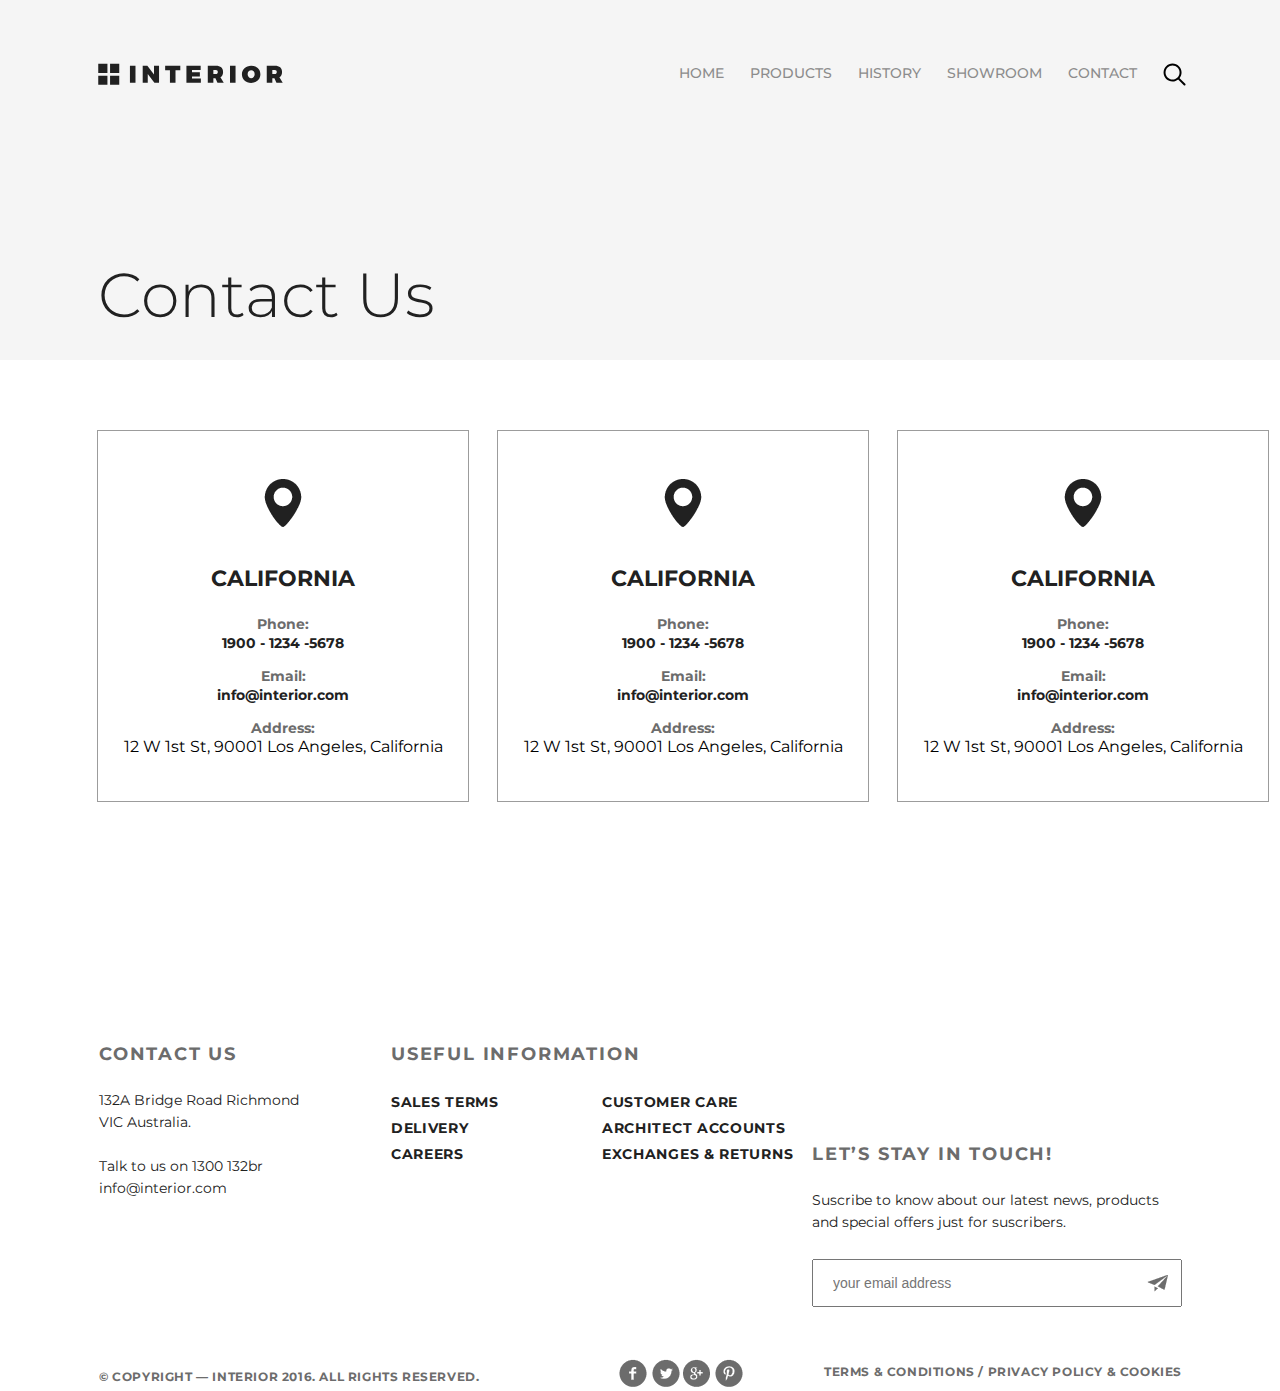
<file: GB_1_html-css-final_maket/contacts.html>
<!DOCTYPE html>
<html>

<head>
    <meta charset="UTF-8">
    <title>Contacts</title>
    <link rel="stylesheet" href="style.css">
    <link href="https://fonts.googleapis.com/css?family=Montserrat:100,300,400,700&display=swap" rel="stylesheet"> </head>

<body>
    <div class="container">
        <div class="header_p">
            <a href="index.html"><img src="img/logo.svg" alt="logo"></a>
            <ul class="menu">
                <li class="menu_list"><a href="index.html" class="menu_link menu_link_active">HOME</a></li>
                <li class="menu_list"><a href="product_range.html" class="menu_link">PRODUCTS</a></li>
                <li class="menu_list"><a href="#" class="menu_link">HISTORY</a></li>
                <li class="menu_list"><a href="product.html" class="menu_link">SHOWROOM</a></li>
                <li class="menu_list"><a href="#" class="menu_link">CONTACT </a></li>
                <li class="menu_list">
                    <a href="#" class="menu_link"><img src="img/search.svg" alt="search"> </a>
                </li>
            </ul>
            <h2 class="header_p_h2">Contact Us</h2>
        </div>
        <div class="contact_info">
            <div class="cont_blok"> <img src="img/ico_place.png" alt="place" class="ico_place">
                <h3 class="cont_state">California</h3>
                <h4 class="cont_data">Phone:</h4>
                <p class="cont_date">1900 - 1234 -5678</p>
                <h4 class="cont_data">Email:</h4>
                <p class="cont_date">info@interior.com</p>
                <h4 class="cont_data">Address:</h4>
                <p class="cont_date_ad">12 W 1st St, 90001 Los Angeles, California</p>
            </div>
            <div class="cont_blok"> <img src="img/ico_place.png" alt="place" class="ico_place">
                <h3 class="cont_state">California</h3>
                <h4 class="cont_data">Phone:</h4>
                <p class="cont_date">1900 - 1234 -5678</p>
                <h4 class="cont_data">Email:</h4>
                <p class="cont_date">info@interior.com</p>
                <h4 class="cont_data">Address:</h4>
                <p class="cont_date_ad">12 W 1st St, 90001 Los Angeles, California</p>
            </div>
            <div class="cont_blok"> <img src="img/ico_place.png" alt="place" class="ico_place">
                <h3 class="cont_state">California</h3>
                <h4 class="cont_data">Phone:</h4>
                <p class="cont_date">1900 - 1234 -5678</p>
                <h4 class="cont_data">Email:</h4>
                <p class="cont_date">info@interior.com</p>
                <h4 class="cont_data">Address:</h4>
                <p class="cont_date_ad">12 W 1st St, 90001 Los Angeles, California</p>
            </div>
        </div>
        <div class="clr"></div>
    </div>
    <div class="footer">
        <div class="contacts">
            <h2 class="contacts_h">Contact Us</h2>
            <p class="contacts_p">132A Bridge Road Richmond VIC Australia.
                <br>
                <br> Talk to us on 1300 132br
                <br> info@interior.com </p>
        </div>
        <div class="info">
            <h2 class="info_h">Useful Information</h2>
            <ul class="info_menu">
                <li class="info_menu_list"><a href="#" class="info_menu_link">Sales terms</a></li>
                <li class="info_menu_list"><a href="#" class="info_menu_link">Customer care</a></li>
                <li class="info_menu_list"><a href="#" class="info_menu_link">Delivery</a></li>
                <li class="info_menu_list"><a href="#" class="info_menu_link">Architect accounts</a></li>
                <li class="info_menu_list"><a href="#" class="info_menu_link">Careers</a></li>
                <li class="info_menu_list"><a href="#" class="info_menu_link">Exchanges &amp; returns</a></li>
            </ul>
        </div>
        <div class="email">
            <h2 class="email_h">Let’s Stay in Touch!</h2>
            <p class="email_p">Suscribe to know about our latest news, products and special offers just for suscribers.</p>
            <div class="input">
                <input type="email" placeholder="your email address" class="email_input">
                <a href="#"><img src="img/plane.png" alt="plane" class="plane"></a>
            </div>
        </div>
        <div class="bottom">
            <p class="copy_l">&copy;&nbsp;Copyright&nbsp;&mdash; INTERIOR 2016. All Rights Reserved.</p>
            <p class="copy_r">Terms &amp;&nbsp;Conditions&nbsp;/ Privacy policy &amp;&nbsp;Cookies</p>
            <ul class="wrap">
                <li class="wrap_logo">
                    <a href="#" class="wrap_link"><img src="img/wrap_logo1.png" alt="wrap_1"></a>
                </li>
                <li class="wrap_logo">
                    <a href="#" class="wrap_link"><img src="img/wrap_logo2.png" alt="wrap_2"></a>
                </li>
                <li class="wrap_logo">
                    <a href="#" class="wrap_link"><img src="img/wrap_logo3.png" alt="wrap_3"></a>
                </li>
                <li class="wrap_logo">
                    <a href="#" class="wrap_link"><img src="img/wrap_logo4.png" alt="wrap_4"></a>
                </li>
            </ul>
        </div>
    </div>
</body>

</html>
</file>
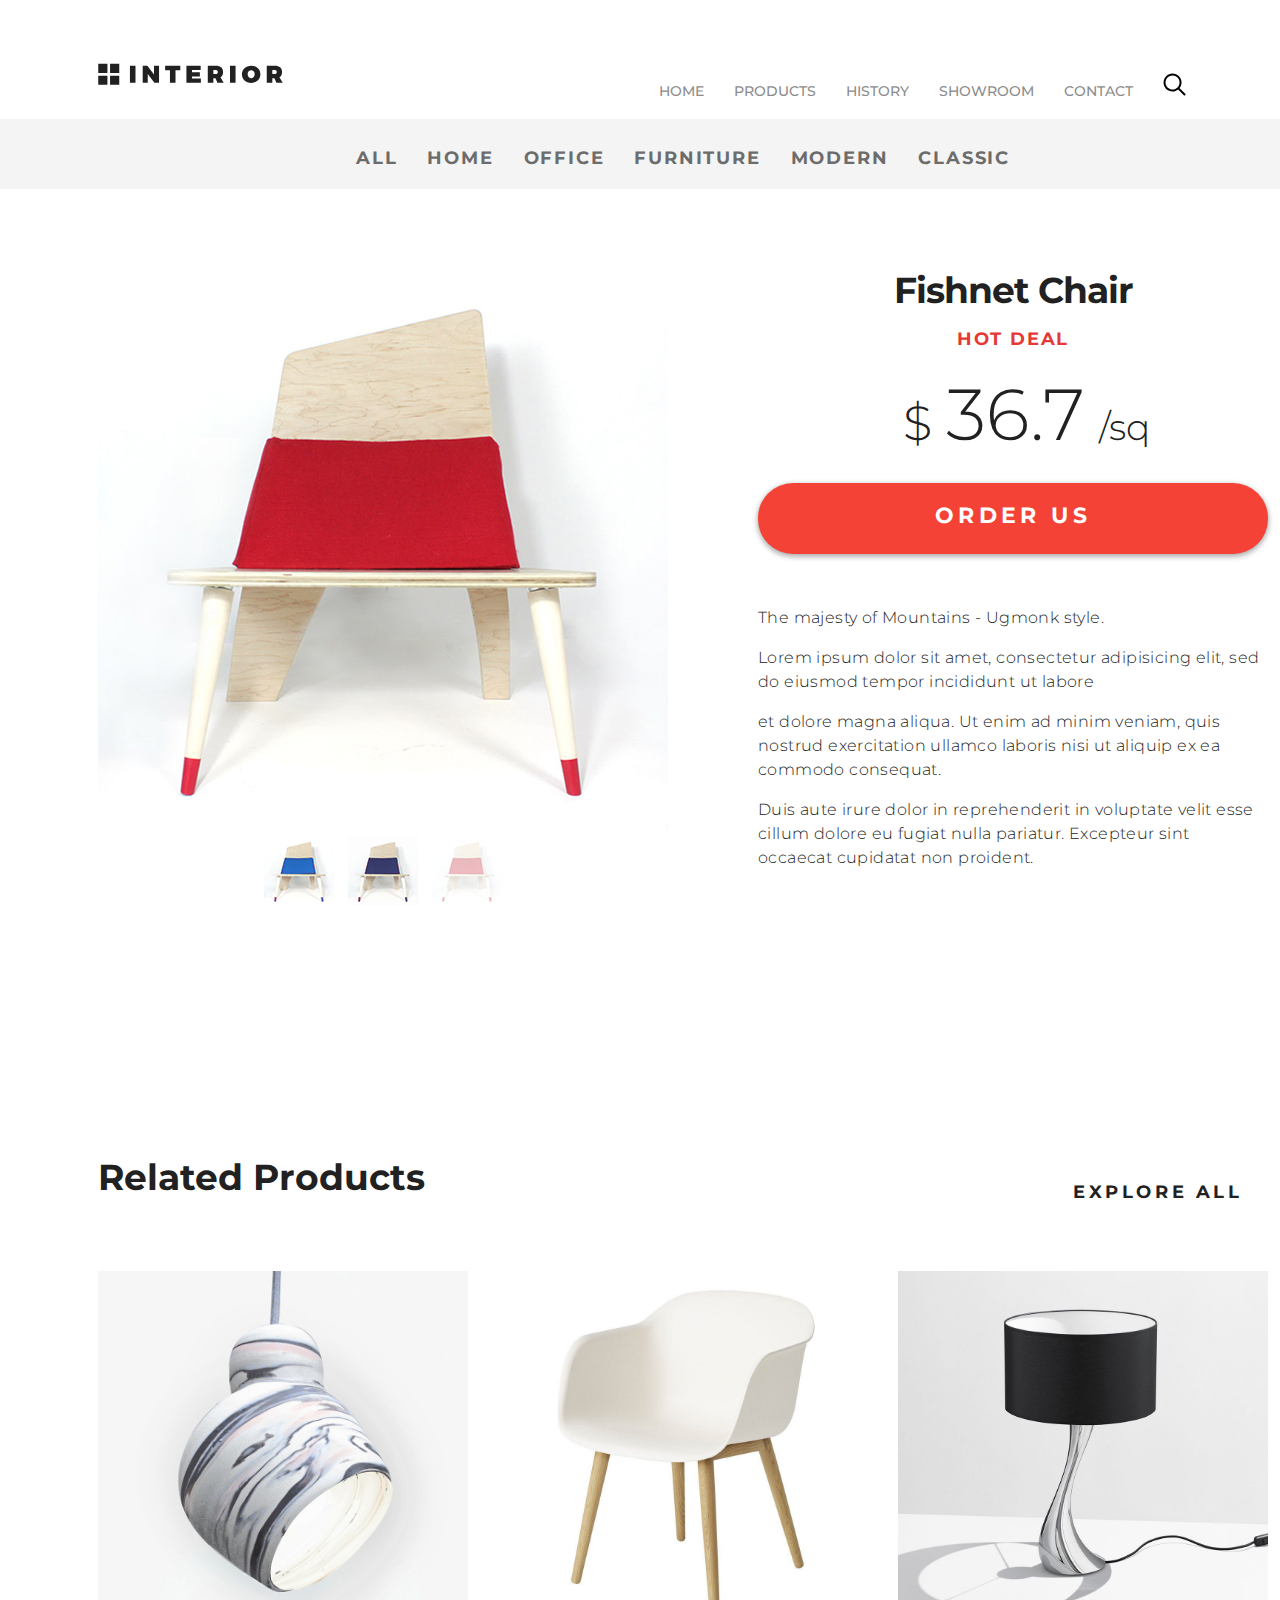
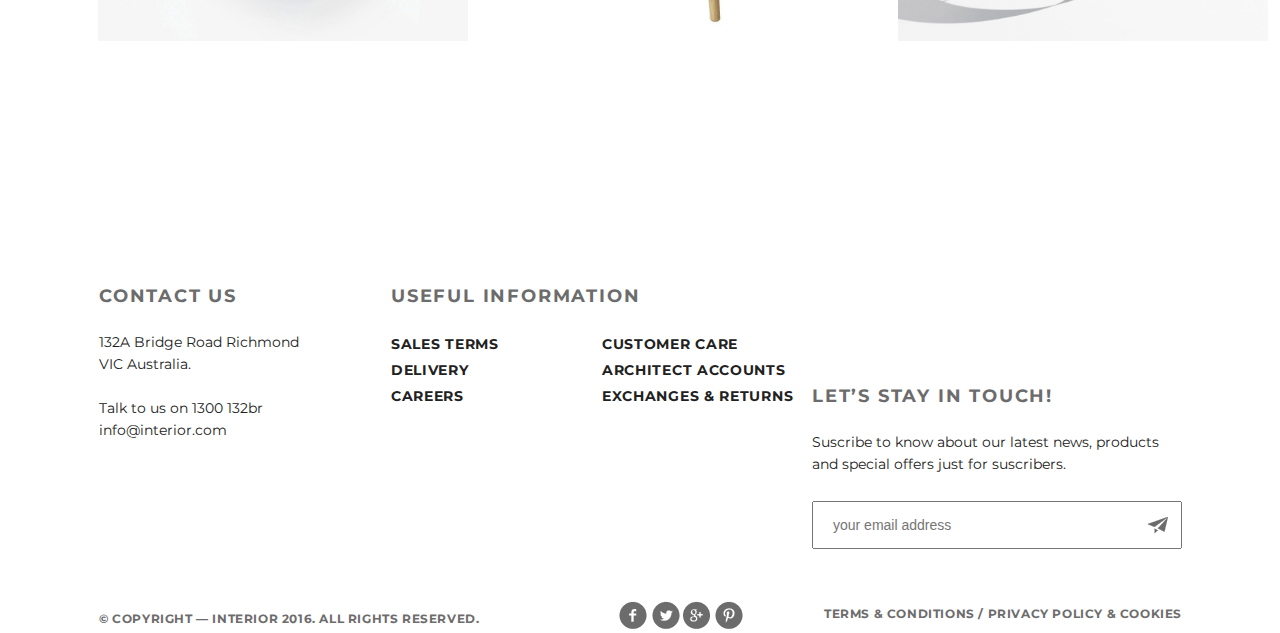
<file: GB_1_html-css-final_maket/product.html>
<!DOCTYPE html>
<html>

<head>
    <meta charset="UTF-8">
    <title>Product</title>
    <link href="https://fonts.googleapis.com/css?family=Montserrat:100,300,400,700&display=swap" rel="stylesheet">
    <link rel="stylesheet" href="style.css"> </head>

<body>
    <div class="container">
        <div class="header_prod">
            <a href="index.html"><img src="img/logo.svg" alt="logo"></a>
            <ul class="menu_prod">
                <li class="menu_prod_list"><a href="index.html" class="menu_prod_link menu_link_active">HOME</a></li>
                <li class="menu_prod_list"><a href="product_range.html" class="menu_prod_link">PRODUCTS</a></li>
                <li class="menu_prod_list"><a href="#" class="menu_prod_link">HISTORY</a></li>
                <li class="menu_prod_list"><a href="#" class="menu_prod_link">SHOWROOM</a></li>
                <li class="menu_prod_list"><a href="contacts.html" class="menu_prod_link">CONTACT </a></li>
                <li class="menu_prod_list">
                    <a href="#" class="menu_prod_link"><img src="img/search.svg" alt="search"> </a>
                </li>
            </ul>
        </div>
        <div class="menu_horizontal">
            <ul class="menu_h">
                <li class="menu_h_list"><a href="#" class="menu_h_link">All</a></li>
                <li class="menu_h_list"><a href="#" class="menu_h_link">Home</a></li>
                <li class="menu_h_list"><a href="#" class="menu_h_link">Office</a></li>
                <li class="menu_h_list"><a href="#" class="menu_h_link">Furniture</a></li>
                <li class="menu_h_list"><a href="#" class="menu_h_link">Modern</a></li>
                <li class="menu_h_list"><a href="#" class="menu_h_link">Classic</a></li>
            </ul>
        </div>
        <div class="content_prod">
            <div class="product_view">
                <a href="#" class="pic_view pic_large"><img src="img/chair-red.jpg" alt="view_1"></a>
                <div class="pic_small">
                    <a href="#" class="pic_view2 "><img src="img/chair-blue.jpg" alt="view_2"></a>
                </div>
                <div class="pic_small">
                    <a href="#" class="pic_view2 "><img src="img/chair-darkblue.jpg" alt="view_3"></a>
                </div>
                <div class="pic_small">
                    <a href="#" class="pic_view2 "><img src="img/chair-red-active.jpg" alt="view_4"></a>
                </div>
            </div>
            <div class="product_information">
                <h3 class="title_product">Fishnet Chair</h3>
                <h4 class="special">Hot Deal</h4>
                <div class="price">
                    <p class="min_price">$</p>
                    <p class="main_price">36.7</p>
                    <p class="min_price_1">/sq</p>
                </div> <a href="#" class="button_red">Order Us</a>
                <ul>
                    <li class="p_info">The majesty of Mountains - Ugmonk style. </li>
                    <li class="p_info">Lorem ipsum dolor sit amet, consectetur adipisicing elit, sed do eiusmod tempor incididunt ut labore</li>
                    <li class="p_info">et dolore magna aliqua. Ut enim ad minim veniam, quis nostrud exercitation ullamco laboris nisi ut aliquip ex ea commodo consequat.</li>
                    <li class="p_info">Duis aute irure dolor in reprehenderit in voluptate velit esse cillum dolore eu fugiat nulla pariatur. Excepteur sint occaecat cupidatat non proident.</li>
                </ul>
            </div>
        </div>
        <div class="related">
            <div class="related_menu">
                <p class="related_h">Related Products</p> <a href="#" class="related_more">explore all</a> </div>
            <div class="related_content">
                <a href="#" class="related_content_image"><img src="img/tr_1.jpg" alt="tr_1"></a>
                <a href="#" class="related_content_image"><img src="img/tr_2.jpg" alt="tr_2"></a>
                <a href="#" class="related_content_image"><img src="img/tr_3.jpg" alt="tr_3"></a>
                <a href="#" class="related_content_image"> </a>
            </div>
        </div>
        <div class="clr"></div>
    </div>
    <div class="footer">
        <div class="contacts">
            <h2 class="contacts_h">Contact Us</h2>
            <p class="contacts_p">132A Bridge Road Richmond VIC Australia.
                <br>
                <br> Talk to us on 1300 132br
                <br> info@interior.com </p>
        </div>
        <div class="info">
            <h2 class="info_h">Useful Information</h2>
            <ul class="info_menu">
                <li class="info_menu_list"><a href="#" class="info_menu_link">Sales terms</a></li>
                <li class="info_menu_list"><a href="#" class="info_menu_link">Customer care</a></li>
                <li class="info_menu_list"><a href="#" class="info_menu_link">Delivery</a></li>
                <li class="info_menu_list"><a href="#" class="info_menu_link">Architect accounts</a></li>
                <li class="info_menu_list"><a href="#" class="info_menu_link">Careers</a></li>
                <li class="info_menu_list"><a href="#" class="info_menu_link">Exchanges &amp; returns</a></li>
            </ul>
        </div>
        <div class="email">
            <h2 class="email_h">Let’s Stay in Touch!</h2>
            <p class="email_p">Suscribe to know about our latest news, products and special offers just for suscribers.</p>
            <div class="input">
                <input type="email" placeholder="your email address" class="email_input">
                <a href="#"><img src="img/plane.png" alt="plane" class="plane"></a>
            </div>
        </div>
        <div class="bottom">
            <p class="copy_l">&copy;&nbsp;Copyright&nbsp;&mdash; INTERIOR 2016. All Rights Reserved.</p>
            <p class="copy_r">Terms &amp;&nbsp;Conditions&nbsp;/ Privacy policy &amp;&nbsp;Cookies</p>
            <ul class="wrap">
                <li class="wrap_logo">
                    <a href="#" class="wrap_link"><img src="img/wrap_logo1.png" alt="wrap_1"></a>
                </li>
                <li class="wrap_logo">
                    <a href="#" class="wrap_link"><img src="img/wrap_logo2.png" alt="wrap_2"></a>
                </li>
                <li class="wrap_logo">
                    <a href="#" class="wrap_link"><img src="img/wrap_logo3.png" alt="wrap_3"></a>
                </li>
                <li class="wrap_logo">
                    <a href="#" class="wrap_link"><img src="img/wrap_logo4.png" alt="wrap_4"></a>
                </li>
            </ul>
        </div>
    </div>
</body>

</html>
</file>
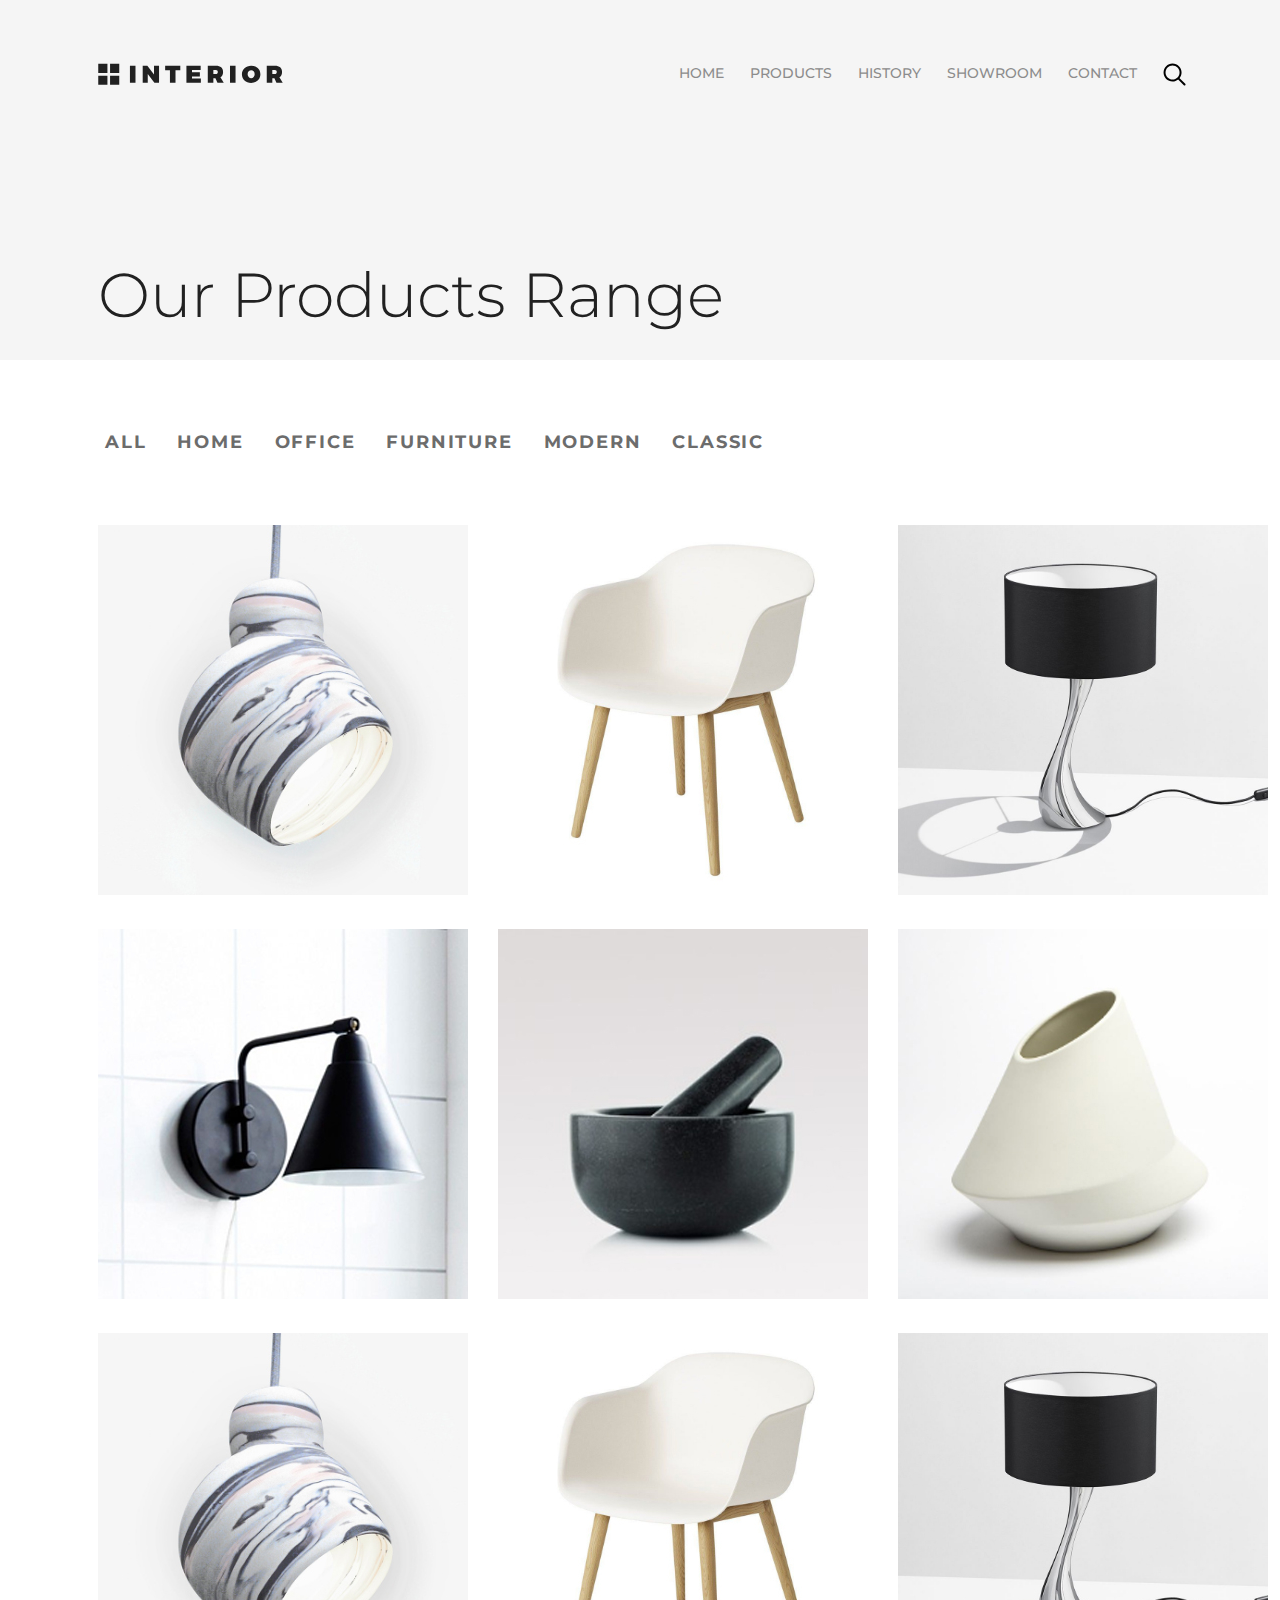
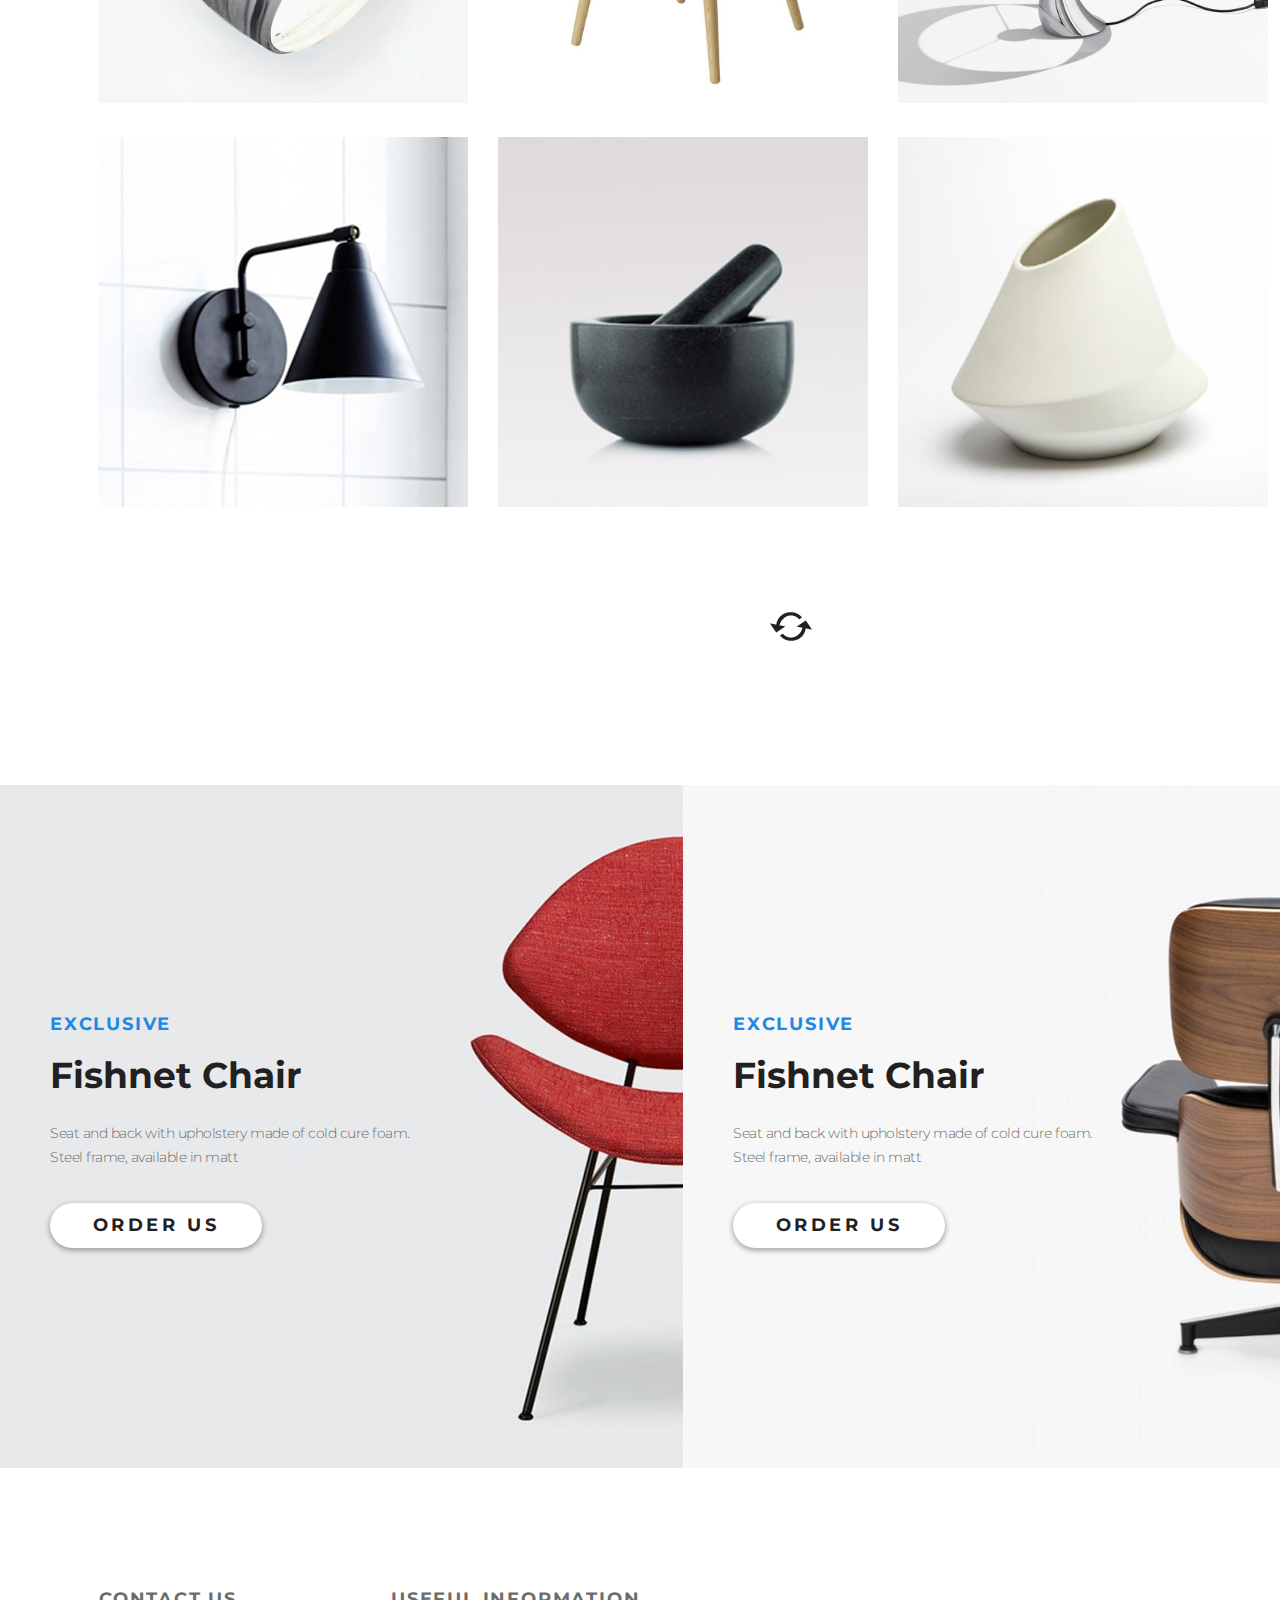
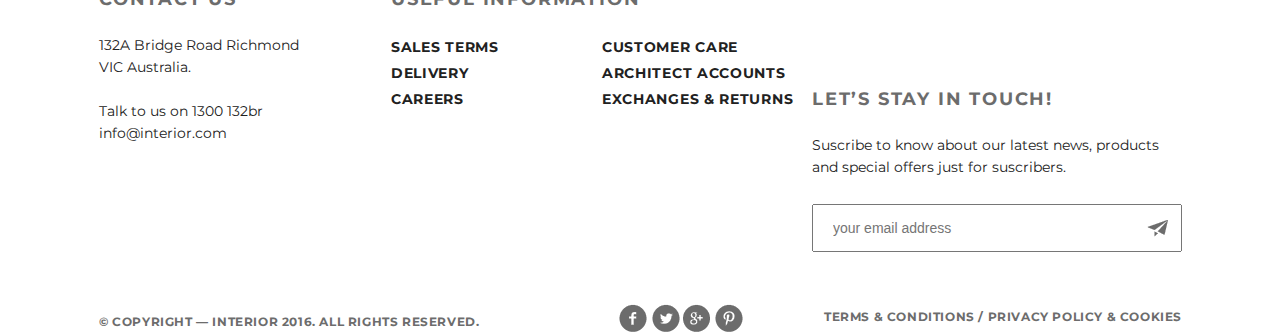
<file: GB_1_html-css-final_maket/product_range.html>
<!DOCTYPE html>
<html>

<head>
    <meta charset="UTF-8">
    <title>Product Range</title>
    <link rel="stylesheet" href="style.css">
    <link href="https://fonts.googleapis.com/css?family=Montserrat:100,300,400,700&display=swap" rel="stylesheet"> </head>

<body>
    <div class="container">
        <div class="header_p">
            <a href="index.html"><img src="img/logo.svg" alt="logo"></a>
            <ul class="menu">
                <li class="menu_list"><a href="index.html" class="menu_link menu_link_active">HOME</a></li>
                <li class="menu_list"><a href="#" class="menu_link">PRODUCTS</a></li>
                <li class="menu_list"><a href="#" class="menu_link">HISTORY</a></li>
                <li class="menu_list"><a href="product.html" class="menu_link">SHOWROOM</a></li>
                <li class="menu_list"><a href="contacts.html" class="menu_link">CONTACT </a></li>
                <li class="menu_list">
                    <a href="#" class="menu_link"><img src="img/search.svg" alt="search"> </a>
                </li>
            </ul>
            <h2 class="header_p_h2">Our Products Range</h2> </div>
        <div class="content_p">
            <ul class="product_menu">
                <li class="product_menu_list"><a href="#" class="product_menu_link">All</a></li>
                <li class="product_menu_list"> <a href="#" class="product_menu_link">Home</a></li>
                <li class="product_menu_list"> <a href="#" class="product_menu_link">Office</a></li>
                <li class="product_menu_list"> <a href="#" class="product_menu_link">Furniture</a></li>
                <li class="product_menu_list"> <a href="#" class="product_menu_link">Modern</a></li>
                <li class="product_menu_list"> <a href="#" class="product_menu_link">Classic</a></li>
            </ul>
            <div class="treding_content">
                <a href="#" class="trending_content_image"><img src="img/tr_1.jpg" alt="tr_1"></a>
                <a href="#" class="trending_content_image"><img src="img/tr_2.jpg" alt="tr_2"></a>
                <a href="#" class="trending_content_image"><img src="img/tr_3.jpg" alt="tr_3"></a>
                <a href="#" class="trending_content_image"><img src="img/tr_4.jpg" alt="tr_4"></a>
                <a href="#" class="trending_content_image"><img src="img/tr_5.jpg" alt="tr_5"></a>
                <a href="#" class="trending_content_image"><img src="img/tr_6.jpg" alt="tr_6"></a>
                <a href="#" class="trending_content_image"><img src="img/tr_1.jpg" alt="tr_1"></a>
                <a href="#" class="trending_content_image"><img src="img/tr_2.jpg" alt="tr_2"></a>
                <a href="#" class="trending_content_image"><img src="img/tr_3.jpg" alt="tr_3"></a>
                <a href="#" class="trending_content_image"><img src="img/tr_4.jpg" alt="tr_4"></a>
                <a href="#" class="trending_content_image"><img src="img/tr_5.jpg" alt="tr_5"></a>
                <a href="#" class="trending_content_image"><img src="img/tr_6.jpg" alt="tr_6"></a>
            </div>
            <div class="return">
                <a href="#"><img src="img/ico_return.png" alt="return" class="ico_return"></a>
            </div>
        </div>
        <div class="exclusive">
            <div class="promo_1">
                <p class="promo_tag"> exclusive</p>
                <h3 class="promo_title">Fishnet Chair</h3>
                <p class="promo_text">Seat and back with upholstery made of cold cure foam. Steel frame, available in matt</p> <a href=" " class="button ">Order Us</a> </div>
            <div class="promo_2 ">
                <p class="promo_tag"> exclusive</p>
                <h3 class="promo_title">Fishnet Chair</h3>
                <p class="promo_text">Seat and back with upholstery made of cold cure foam. Steel frame, available in matt</p> <a href=" " class="button ">Order Us</a> </div>
        </div>
        <div class="clr"></div>
    </div>
    <div class="footer">
        <div class="contacts">
            <h2 class="contacts_h">Contact Us</h2>
            <p class="contacts_p">132A Bridge Road Richmond VIC Australia.
                <br>
                <br> Talk to us on 1300 132br
                <br> info@interior.com </p>
        </div>
        <div class="info">
            <h2 class="info_h">Useful Information</h2>
            <ul class="info_menu">
                <li class="info_menu_list"><a href="#" class="info_menu_link">Sales terms</a></li>
                <li class="info_menu_list"><a href="#" class="info_menu_link">Customer care</a></li>
                <li class="info_menu_list"><a href="#" class="info_menu_link">Delivery</a></li>
                <li class="info_menu_list"><a href="#" class="info_menu_link">Architect accounts</a></li>
                <li class="info_menu_list"><a href="#" class="info_menu_link">Careers</a></li>
                <li class="info_menu_list"><a href="#" class="info_menu_link">Exchanges &amp; returns</a></li>
            </ul>
        </div>
        <div class="email">
            <h2 class="email_h">Let’s Stay in Touch!</h2>
            <p class="email_p">Suscribe to know about our latest news, products and special offers just for suscribers.</p>
            <div class="input">
                <input type="email" placeholder="your email address" class="email_input">
                <a href="#"><img src="img/plane.png" alt="plane" class="plane"></a>
            </div>
        </div>
        <div class="bottom">
            <p class="copy_l">&copy;&nbsp;Copyright&nbsp;&mdash; INTERIOR 2016. All Rights Reserved.</p>
            <p class="copy_r">Terms &amp;&nbsp;Conditions&nbsp;/ Privacy policy &amp;&nbsp;Cookies</p>
            <ul class="wrap">
                <li class="wrap_logo">
                    <a href="#" class="wrap_link"><img src="img/wrap_logo1.png" alt="wrap_1"></a>
                </li>
                <li class="wrap_logo">
                    <a href="#" class="wrap_link"><img src="img/wrap_logo2.png" alt="wrap_2"></a>
                </li>
                <li class="wrap_logo">
                    <a href="#" class="wrap_link"><img src="img/wrap_logo3.png" alt="wrap_3"></a>
                </li>
                <li class="wrap_logo">
                    <a href="#" class="wrap_link"><img src="img/wrap_logo4.png" alt="wrap_4"></a>
                </li>
            </ul>
        </div>
    </div>
</body>

</html>
</file>
<file: GB_1_html-css-final_maket/style.css>
* {
    padding: 0;
    margin: 0;
}

html, body{
    height: 100%;
}

.container {
    width: 1366px;
    margin: 0 auto;
    }

body {
    font-family: 'Montserrat', sans-serif;
}

.clearfix:after {
    content: "";
    display: table;
    clear: both;
}

.slider {
    height: 800px;
    background-image: url(img/slider-img.jpg);
    position: relative;
    padding-left: 98px;
    padding-right: 167px;
}

.header {
    padding-top: 63px;
}

.header_p {
    height: 360px;
    padding-left: 98px;
    padding-top: 63px;
    padding-right: 167px;
    background-color: #f5f5f5;
    -webkit-box-sizing: border-box;
    -moz-box-sizing: border-box;
    box-sizing: border-box;
}

.header_prod {
    height: 119px;
    padding: 63px 98px 19px 98px;
    -webkit-box-sizing: border-box;
    -moz-box-sizing: border-box;
    box-sizing: border-box;
}

.header_p_h2 {
    color: #212121;
    font-size: 62px;
    font-weight: 300;
    margin-top: 168px;
}

.menu {
    float: right;
}

.menu_list {
    list-style-type: none;
    float: left;
}

.menu_link {
    color: #8c8c8c;
    font-size: 14px;
    font-weight: 500;
    text-transform: uppercase;
    text-decoration: none;
    padding: 10px 13px;
}

.menu_link:hover {
    color: #212121;
    border-bottom: 3px solid #212121;
}

.menu_prod {
    float: right;
    margin-right: 69px;
}

.menu_prod_list {
    display: inline-block;
    list-style-type: none;
    padding: 10px 13px;
}

.menu_prod_link {
    text-decoration: none;
    font-weight: 500;
    color: #8c8c8c;
    font-size: 14px;
    text-transform: uppercase;
}

.menu_prod_list:hover {
    border-bottom: 3px solid #212121;
}

.menu_prod_link:hover {
    color: #212121;
    font-weight: 500;
}

.slider_text {
    margin-top: 283px;
}

.slider_trending {
    color: #43a047;
    font-size: 18px;
    font-weight: 700;
    text-transform: uppercase;
}

.slider_h2,
.hot_h2,
.app_h2 {
    color: #212121;
    font-size: 62px;
    font-weight: 200;
    text-transform: uppercase;
    letter-spacing: -5px;
}

.slider_content,
.hot_content {
    color: #6c6c6c;
    font-size: 14px;
    font-weight: 300;
    width: 458px;
    margin-top: 20px;
    margin-bottom: 20px;
    line-height: 24px;
}

.button {
    color: #212121;
    font-size: 18px;
    font-weight: 700;
    text-transform: uppercase;
    box-shadow: 0 2px 5px 1px rgba(33, 33, 33, 0.35);
    border-radius: 23px;
    background-color: #ffffff;
    width: 212px;
    height: 45px;
    text-align: center;
    line-height: 45px;
    display: inline-block;
    text-decoration: none;
    letter-spacing: 3.6px;
}

.button:hover {
    box-shadow: none;
}

.button:active {
    background-color: #f7f7f7;
}

.circle {
    width: 30px;
    height: 30px;
    display: inline-block;
    background-color: #c7c7c7;
    border-radius: 50%;
    margin: 5px;
}

.circle_active {
    width: 40px;
    height: 40px;
    background-color: #212121;
    margin-bottom: 0;
}

.pagination {
    position: absolute;
    width: 1170px;
    bottom: 19px;
    text-align: center;
}

.circle:hover {
    background-color: #212121;
}

.feater {
    height: 609px;
    background-color: white;
    padding: 120px 98px;
    box-sizing: border-box;
}

.feater_menu,
.product_menu {
    float: left;
}

.feater_menu_list {
    list-style-type: none;
    display: inline-block;
    border-bottom: 3px solid white;
    padding-left: 9px;
    padding-bottom: 19px;
    padding-right: 20px;
    float: left;
}

.feater_menu_link {
    color: #6c6c6c;
    font-size: 36px;
    font-weight: 700;
    text-decoration: none;
}

.content_p {
    padding: 0 98px;
}

.product_menu_link {
    color: #6c6c6c;
    font-size: 18px;
    font-weight: 700;
    text-transform: uppercase;
    text-decoration: none;
    letter-spacing: 1.8px;
}

.product_menu_list {
    list-style-type: none;
    display: inline-block;
    padding-left: 7px;
    padding-bottom: 19px;
    padding-right: 20px;
    border-bottom: solid 3px white;
    margin-top: 71px;
    margin-bottom: 50px;
}

.product_menu_list:hover {
    border-bottom: 3px #212121 solid;
}

.product_menu_link {
    color: #6c6c6c;
}

.product_menu_link:hover {
    color: #212121;
}

.feater_menu_link:hover {
    color: #212121;
}

.feater_menu_list:hover {
    border-bottom: 3px #212121 solid;
}

.feater_more_link {
    color: #212121;
    font-size: 18px;
    font-weight: 700;
    text-transform: uppercase;
    letter-spacing: 3.6px;
    float: left;
    padding-left: 975px;
    margin-top: -45px;
    text-decoration: none;
}

.feater_more_link:hover:after {
    content: " >";
}

.feater_content {
    clear: both;
    padding-top: 50px;
}

.ico_return {
    margin-top: 71px;
    margin-left: 672px;
    margin-bottom: 140px;
}

.product {
    width: 270px;
    height: 270px;
    float: left;
    padding-left: 30px;
}

.product1{
    height: 270px;
    width: 270px;
    float: left;
    opacity: 0.2;
    position: absolute;
}

.product1:hover{
    opacity: 1;
     box-shadow: 0 2px 5px 1px rgba(33, 33, 33, 0.35);
}

.PR1{
    text-align: center;
    width: 270px;
    height: 270px;
    float: left;
    position: relative;
 }

.product img:hover {
    box-shadow: 0 2px 5px 1px rgba(33, 33, 33, 0.35);
}

.button_small {
    height: 48px;
    width: 48px;
    border-radius: 50%;
    background-color: #fff;
    text-align: center;
    line-height: 55px;
    box-shadow: 0 2px 5px 1px rgba(33, 33, 33, 0.35);
    display: inline-block;
    margin-top: 50px;    
}

.button_small:hover {
    box-shadow: none;
}

.button_small:active {
    background-color: #f7f7f7;
}

.feature_adv {
    position: relative;
}

.feature_adv_h3 {
    color: #212121;
    font-size: 22px;
    font-weight: 700;
    letter-spacing: -1px;
    margin: 20px 0;
}

.feature_adv_text {
    color: #6c6c6c;
    font-size: 13px;
    font-weight: 300;
    padding: 0 25px ;
    line-height: 21.91px;
}

.exclusive {
    height: 683px;
    box-sizing: border-box;
}

.promo_1 {
    float: left;
    width: 683px;
    height: 683px;
    background-image: url(img/promo-img_2.jpg);
    padding-left: 50px;
    padding-top: 228px;
    -webkit-box-sizing: border-box;
    -moz-box-sizing: border-box;
    box-sizing: border-box;
}

.promo_2 {
    float: left;
    width: 683px;
    height: 683px;
    background-image: url(img/promo-img_1.jpg);
    padding-left: 50px;
    -webkit-box-sizing: border-box;
    -moz-box-sizing: border-box;
    box-sizing: border-box;
    padding-top: 228px;
}

.promo_tag,
.promo_tag_2 {
    color: #1e88e5;
    font-size: 18px;
    font-weight: 700;
    text-transform: uppercase;
    letter-spacing: 1.8px;
}

.promo_title,
.promo_title_2 {
    color: #212121;
    font-size: 36px;
    font-weight: 700;
    padding-top: 18px;
}

.promo_text,
.promo_text_2 {
    color: #6c6c6c;
    font-size: 14px;
    font-weight: 300;
    padding-top: 24px;
    width: 374px;
    padding-bottom: 34px;
    line-height: 24.04px;
    letter-spacing: -0.5px;
}

.trending {
    height: 1108px;
    background-color: white;
    padding: 120px 98px;
    -webkit-box-sizing: border-box;
    -moz-box-sizing: border-box;
    box-sizing: border-box;
}

.trending_h,
.related_h {
    color: #212121;
    font-size: 36px;
    font-weight: 700;
    float: left;
}

.trending_more,
.related_more {
    float: left;
    color: #212121;
    font-size: 18px;
    font-weight: 700;
    text-transform: uppercase;
    letter-spacing: 3.6px;
    padding-bottom: 68px;
    margin-top: -18px;
    padding-left: 975px;
    text-decoration: none;
}

.trending_more:hover:after {
    content: " >";
}

.related_more:hover:after {
    content: " >";
}

.treding_content {
    clear: both;
}

.trending_content_image:not(:nth-child(3)):not(:nth-child(6)):not(:nth-child(9)):not(:last-child) {
    padding-right: 30px;
}

.trending_content_image {
    margin-bottom: 30px;
    float: left;
}

.trending_content_image img:hover {
    box-shadow: 0 2px 5px 1px rgba(33, 33, 33, 0.35);
}

.related {
    padding: 245px 98px 0 98px;
    clear: both;
}

.related_content_image:not(:nth-child(3)) {
    padding-right: 30px;
    margin-bottom: 120px;
}

.related_content_image {
    float: left;
}

.related_content_image img:hover {
    box-shadow: 0 2px 5px 1px rgba(33, 33, 33, 0.35);
}

.hot {
    background-image: url(img/hot_slider.jpg);
    height: 800px;
    position: relative;
    padding: 0px 99px;
}

.hot_deal {
    color: #e53935;
    font-size: 18px;
    font-weight: 700;
    text-transform: uppercase;
    letter-spacing: 1.8px;
    padding-top: 287px;
}

.exclusive_2 {
    height: 810px;
    padding: 120px 98px;
    background-color: white;
    -webkit-box-sizing: border-box;
    -moz-box-sizing: border-box;
    box-sizing: border-box;
}

.main_product {
    height: 570px;
    width: 570px;
    background-image: url(img/product1_ex2.jpg);
    float: left;
    padding-top: 186px;
    padding-left: 31px;
    -webkit-box-sizing: border-box;
    -moz-box-sizing: border-box;
    box-sizing: border-box;
}

.product_e2_img {
    margin-left: 30px;
    margin-bottom: 30px;
}

.product_e2_img:hover {
    box-shadow: 0 2px 5px 1px rgba(33, 33, 33, 0.35);
}

.app {
    clear: both;
    height: 516px;
    background-image: url(img/back_app.jpg);
    padding: 120px 99px;
    clear: both;
    -webkit-box-sizing: border-box;
    -moz-box-sizing: border-box;
    box-sizing: border-box;
}

.app_mobil {
    color: #6c6c6c;
    font-size: 18px;
    font-weight: 700;
    text-transform: uppercase;
    letter-spacing: 1.8px;
}

.app_content {
    color: #6c6c6c;
    font-size: 22px;
    font-weight: 300;
    margin-top: 26px;
    margin-bottom: 32px;
}

.app_list {
    list-style-type: none;
    display: inline-block;
    padding-right: 10px;
}

.clr{
    height: 384px;
}

.footer {
    max-width: 1366px;
    min-width: 600px;
    margin: 0 auto;
    clear: both;
    height: 384px;
    margin-top: -384px;
    padding-top: 120px;
    padding-left: 99px;
    padding-right: 98px;
    padding-bottom: 39px;
    -webkit-box-sizing: border-box;
    -moz-box-sizing: border-box;
    box-sizing: border-box;
}

.contacts_h,
.info_h,
.email_h {
    color: #6c6c6c;
    font-size: 18px;
    font-weight: 700;
    text-transform: uppercase;
    letter-spacing: 1.8px;
    padding-bottom: 24px;
}

.contacts_p {
    color: #212121;
    font-size: 14px;
    font-weight: 400;
    line-height: 22px;
}

.contacts {
    float: left;
    width: 212px;
    margin-right: 80px;
}

.info {
    float: left;
    width: 422px;
    height: 100px;
    margin-right: 78px;
}

.info_menu_list {
    list-style-type: none;
    width: 50%;
    float: left;
}

.info_menu_link {
    text-decoration: none;
    color: #212121;
    font-size: 14px;
    font-weight: 700;
    text-transform: uppercase;
    letter-spacing: 0.7px;
    line-height: 26px;
}

.info_menu_link:hover {
    text-decoration: underline;
}

.email {
    float: right;
    width: 370px;
}

.email_p {
    color: #212121;
    font-size: 14px;
    font-weight: 400;
    line-height: 22px;
    margin-bottom: 26px;
}

.input {
    position: relative;
}

.email_input {
    width: 370px;
    height: 48px;
    padding-left: 19px;
    color: #6c6c6c;
    font-size: 14px;
    font-weight: 300;
    -webkit-box-sizing: border-box;
    -moz-box-sizing: border-box;
    box-sizing: border-box;
}

.plane {
    position: absolute;
    top: 16px;
    right: 14px;
}

.bottom {
    clear: both;
    padding-top: 57px;
    margin-bottom: 39px;
    position: relative;
}

.copy_l {
    float: left;
    width: 40%;
    padding-top: 5px;
    color: #6c6c6c;
    font-size: 12px;
    font-weight: 700;
    text-transform: uppercase;
    letter-spacing: 0.6px;
}


/*.wrap {
    float: right;
    padding-right: 172px;
    margin-top: -10px
}*/

.wrap {
    position: absolute;
    left: 520px;
    margin-top: -5px;
}

.wrap_logo {
    list-style-type: none;
    display: inline-block;
    width: 28px;
    height: 28px;
    border-radius: 50%;
}

.wrap_logo:hover {
    background-color: #ccc;
}

.copy_r {
    float: right;
    color: #6c6c6c;
    font-size: 12px;
    font-weight: 700;
    text-transform: uppercase;
    letter-spacing: 0.6px;
}

.contact_info {
    margin: 0 98px;
}

.cont_blok {
    float: left;
    width: 370px;
    height: 370px;
    outline: 1px solid #9c9c9c;
    text-align: center;
    margin-bottom: 122px;
    margin-top: 71px;
}

.cont_blok:not(:first-child) {
    margin-left: 30px;
}

.ico_place {
    padding: 48px 0px 34px 0px;
}

.cont_state {
    color: #212121;
    font-size: 22px;
    font-weight: 700;
    text-transform: uppercase;
    padding-bottom: 23px;
}

.cont_data {
    color: #6c6c6c;
    font-size: 14px;
    font-weight: 700;
}

.cont_date {
    color: #212121;
    font-size: 14px;
    font-weight: 700;
    line-height: 20px;
    padding-bottom: 14px;
}

.cont_date_add {
    color: #212121;
    font-size: 14px;
    font-weight: 300;
    line-height: 20px;
}

.menu_horizontal {
    clear: both;
    background-color: #f4f4f4;
    height: 70px;
    text-align: center;
}

.menu_h_list {
    display: inline-block;
    list-style-type: none;
    margin: 28px 13px;
}

.menu_h_link {
    color: #6c6c6c;
    font-size: 18px;
    font-weight: 700;
    text-transform: uppercase;
    letter-spacing: 1.8px;
    text-decoration: none;
}

.menu_h_link:hover {
    color: #212121;
}

.content_prod {
    padding: 0 98px;
    clear: both;
}

.product_view {
    width: 570px;
    float: left;
    margin-right: 56px;
    margin-top: 72px;
    text-align: center;
}

.pic_small {
    display: inline-block;
    padding: 0 5px;
}

.pic_small:hover{
    opacity: 0.5;
}

.pic_large {
    padding-top: 72px;
}

.product_information {
    width: 510px;
    float: right;
}

.title_product {
    text-align: center;
    color: #212121;
    font-size: 36px;
    font-weight: 700;
    margin-top: 79px;
    letter-spacing: -1px;
}

.special {
    color: #e53935;
    font-size: 18px;
    font-weight: 700;
    text-transform: uppercase;
    letter-spacing: 1.8px;
    text-align: center;
    margin-bottom: 20px;
    margin-top: 16px;
}

.main_price {
    color: #212121;
    font-size: 36px;
    font-weight: 300;
    font-size: 72px;
    text-transform: uppercase;
}

.min_price {
    color: #212121;
    font-size: 48px;
    font-weight: 300;
    margin-left: 140px;
    margin-bottom: 31px;
}

.min_price_1 {
    color: #212121;
    font-size: 36px;
    font-weight: 300;
}

.price p {
    display: inline-block;
    padding: 0 1%;
}

.button_red {
    box-shadow: 0 2px 5px 1px rgba(33, 33, 33, 0.35);
    border-radius: 35px;
    background-color: #f44336;
    height: 71px;
    width: 510px;
    display: inline-block;
    color: #ffffff;
    font-size: 22px;
    font-weight: 700;
    text-transform: uppercase;
    letter-spacing: 4.4px;
    text-decoration: none;
    text-align: center;
    line-height: 66px;
    justify-content: center;
    margin-bottom: 36px;
}

.button_red:hover{
    box-shadow: none;
}

.p_info {
    color: #212121;
    font-size: 16px;
    font-weight: 300;
    letter-spacing: 0.4px;
    line-height: 24px;
    list-style-type: none;
    padding-top: 16px;
}
</file>
<file: intensive_social/css/style.css>
body {
  font-family: Arial, Helvetica, sans-serif; 
  background: #f5f5f5; 
  padding: 46px 0 0 0;
}

.header {
  padding: 6px 0;
  background-color: #0050B3;
  position: fixed;
  top: 0;
  left: 0;
  width: 100%;
  z-index: 5;
}
.header-block {
  max-width: 1200px;
  width: 100%;
  margin: auto; 
  box-sizing: border-box; 
  display: flex;
  justify-content: space-between;
  align-items: center;  
}
.m-menu {
  border: none;
  width: 32px;
  height: 32px;
  background-color: transparent;
  display: none;
  flex-direction: column;
  align-items: center;
  flex-wrap: wrap;
  justify-content: space-evenly;
  margin: 0 0 0 8px;
}
.m-menu .line {
  width: 100%;
  height: 2px;
  background-color: #fff;
}
.search-input {
  padding: 5px 30px 5px 12px;
  max-width: 336px;
  width: 100%;
  font-size: 14px;
  line-height: 22px;
  background: #FFFFFF;
  border: 1px solid #D9D9D9;
  box-sizing: border-box;
  border-radius: 4px;
  background-image: url(../img/search-icon.svg);
  background-repeat: no-repeat;
  background-position: right 12px center;
}
.navigation{
  display: flex;
  align-items: center;
}
.navigation-panel {
  margin: 0 0 0 12px;
  display: flex;
  align-items: center;
}
.navigation-link {
  display: flex;
  align-items: center;
  color: #FFFFFF;
  text-decoration: none;
  font-weight: 600;
  font-size: 14px;
  line-height: 22px;
  margin: 0 0 0 12px;
}
.navigation-link::before{
  content: "";
  margin: 0 12px 0 0;
  width: 1px;
  height: 16px;
  background: #003a8c;
}
.navigation-link:last-child::after {
  content: "";
  margin: 0 0 0 12px;
  width: 1px;
  height: 16px;
  background: #003a8c;
}

.user {
  display: flex;
  align-items: center;
}
.user-avatar {
  margin: 0 8px 0 0;
  width: 32px;
  height: 32px;
  border-radius: 50%;
  object-fit: cover;
}
.user-name {
  color: #ffffff;
  font-weight: 600;
  font-size: 14px;
  line-height: 22px;
}
.icons-panel {
  display: flex;
  align-items: center;
}
.icon-link{
  margin: 0 0 0 17px;
  text-decoration: none;
  display: flex;
  align-items: center;
  position: relative;
}
.notification {
  height: 20px;
  width: 20px;
  position: absolute;
  background: #f5222d;
  border: 1px solid #fff;
  box-sizing: border-box;
  border-radius: 16px;
  color: #FFFFFF;
  font-weight: normal;
  font-size: 12px;  
  display: flex;
  justify-content: center;
  align-items: center;
  top: -8px;
  left: 9px;
}
.header-icon {
  fill:#002766;
}

.header-icon:hover {
  fill:  #FFF;
}

.icon-link:last-child::before {
  content: "";
  margin: 0 12px 0 0;
  width: 1px;
  height: 16px;
  background: #003a8c;
}

.container {
  max-width: 1200px;
  margin: 0 auto;
  display: flex;
  justify-content: space-between;
}

.menu-sidebar {
   max-width: 192px; 
   margin: 18px 12px 0 0;  
}
.menu-sidebar .user {
  padding: 0 0 0 10px;
}
.menu-sidebar .user-avatar {
  width: 24px;
  height: 24px;  
}
.menu-sidebar .user-name {
  font-weight: normal;
  font-size: 14px;
  line-height: 22px;
  color: #262626;
}
.nav-group {
  margin: 12px 0 24px 0;
  display: flex;
  flex-direction: column;
  justify-content: center;  
}
.nav-link {
  display: flex;
  align-items: center;
  padding: 4px 8px;
  border-radius: 4px;
  text-decoration: none;
  color: #595959;  
  font-weight: normal;
  font-size: 14px;
}

.nav-link.active {
  background-color: #ffffff;
  color: #000000;
}
.nav-text {
  margin: 0 0 0 8px;
}
.nav-title{
  margin: 0 0 4px 0;
  padding: 0 0 0 10px;
  color: #262626;
  font-weight: 600;
  font-size: 12px;
  line-height: 20px;
}
.nav-link_more {
  color: #1890FF;
  text-decoration: none;
  font-weight: normal;
  font-size: 14px;
  line-height: 22px;
  display: flex;
  align-items: center;
  padding: 0 0 0 14.5px;
}

.main-feed {
  margin: 18px 0 0 0;
  max-width: 588px;
  width: 100% 
}

.create-post {
  background: #FFFFFF;
  box-shadow: 0px 2px 8px rgba(0, 0, 0, 0.15);
  border-radius: 4px;
  overflow: hidden;
}
  .create-post-header {
    padding: 9px 16px;
    background: #f5f5f5;
}
.create-post-title {
  color: #595959;
  font-weight: 600;
  font-size: 14px;
  line-height: 22px;
  margin: 0;
}
.create-post-body {
  margin: 16px 16px 24px 16px;
  display: flex;
  align-items: flex-start;
}
.create-post-input {
  max-width: 500px;
  width: 100%;
  padding: 8px 0 0 0;
  word-wrap: break-word;
}
.create-post-input:focus {
  outline: none;
}

.create-post-footer {
  display: flex;
  align-items: center;
  flex-wrap: wrap;
  padding: 0 16px 16px 16px;
}
.create-post-footer:before {
  content: "";
  width: 100%;
  height: 1px;
  background-color: #e8e8e8;
  margin: 0 0 16px 0;
}
.tag {
  background: #f5f5f5;
  border-radius: 48px;
  border: none;
  padding: 9px 12px;
  display: flex;
  align-items: center;
  margin: 0 0 0 8px;
}
.tag-icon {
  margin: 0 8px 0 0;
}

.post {
    background: #FFFFFF;  
    box-shadow: 0px 2px 8px rgba(0, 0, 0, 0.15);
    border-radius: 4px;
    margin: 16px 0; 
    padding: 16px;
}

.post-header {
  display: flex;
  justify-content: space-between;
  margin: 0 0 16px 0;
}

.post-header-button {
  background-color: #FFFFFF;
  border: none;
}

.post-header .user-avatar {
  width: 48px;
  height: 48px;
  margin: 0 12px 0 0;
}
.post-info {
  display: flex;
  flex-wrap: wrap;
}
.post-author {
  width: 100%;
  font-weight: 600;
  font-size: 14px;
  line-height: 22px;
  color: #0050B3;
}
.post-time {
  font-weight: normal;
  font-size: 14px;
  line-height: 22px;
  color: #8c8c8c;
}
.post-time:after {
  content: "";
  display: inline-block;
  width: 4px;
  height: 4px;
  background-color: #bfbfbf;
  border-radius: 50%;
  margin: 0 6px;
  vertical-align: middle;
}
.post-time-info {
  display: flex;
  align-items: center;
}
.post-text {
  font-weight: normal;
  font-size: 14px;
  line-height: 22px;
  color: #595959;
  margin: 0 0 16px 0;
}
.post-text a {
  color: #096dd9; 
  text-decoration: none;
}
.post-image {
  max-width: 100%;
  border: 1px solid #BFBFBF;
  box-sizing: border-box;
  border-radius: 4px;
}
.likes {
  margin: 9px 0;
  display: flex;
  align-items: center;
}
.likes-counter {
  color: #595959;
  font-weight: normal;
  font-size: 14px;
  line-height: 22px;
  margin: 0 0 0 4px;
}
.post-footer {
  display: flex;
  flex-wrap: wrap;
  justify-content: space-around;
}
.post-button {
  background-color: #ffffff;
  border: none;
  display: flex;
  align-items: center;
}
.post-button-text {
  font-weight: 400;  
  font-size: 14px;
  line-height: 22px;
  color: #595959;
  margin: 0 0 0 8px;
}
.post-button-icon {
  fill: #595959;
}

.post-footer:before {
  content: "";
  width: 100%;
  height: 1px;
  background-color: #e8e8e8;
  margin: 0 0 16px 0;
}
.right-sidebar {
  width: 390px;
}
.stories {
  background: #FFFFFF; 
  box-shadow: 0px 2px 8px rgba(0, 0, 0, 0.15);
  border-radius: 4px;
  margin: 16px 0 0 24px;
  padding: 16px 16px 16px 24px;
}
.story-icon {
  fill: #0050B3;
}
.story-header {
  display: flex;
  justify-content: space-between;
  align-items: center;
  margin: 0 0 16px 0;
}
.story-title {
  margin: 0;
  font-weight: normal;  
  font-size: 14px;
  line-height: 22px;
}
.story-buttons {
  display: flex;
  align-items: center;
}
.story-button-link {  
  color: #0050B3;
  font-weight: normal;  
  font-size: 14px;
  line-height: 22px;
  text-decoration: none;
}
.story-button-link:first-child::after {
  content: "";
  width: 4px;
  height: 4px;
  background-color: #BFBFBF;
  border-radius: 50%;
  display: inline-block;
  margin: 0 8px;
  vertical-align: middle;
}
.story-icon {
  vertical-align: sub;
}

.story-item, 
.story-item-add {
  display: flex;
  align-items: center;
  text-decoration: none;  
  margin: 0 0 16px 0;
}
.story-image {
  width: 48px;
  height: 48px;
  background: #f5f5f5;
  border: 1px solid #d9d9d9;
  flex-shrink: 0;
  border-radius: 50%;
  font-weight: 600;  
  font-size: 20px;
  line-height: 28px;
  display: flex;
  align-items: center;
  justify-content: center;
  text-align: center;
  color: #1890ff;
  margin: 0 12px 0 0;
  background-position: center;
  background-repeat: no-repeat;
  background-size: cover;
}
.story-title {
  font-weight: 600;  
  font-size: 14px;
  line-height: 22px;
  color: #0050B3;
  display: block;
}
.story-text {
  font-weight: normal;  
  font-size: 14px;
  line-height: 22px;
  color: #8c8c8c;
  width: 100%;
  word-wrap: break-word;
}
.concuria {
  background-image: url(../img/concuria.png);
}
.figma {
  background-image: url(../img/figma.png);
}
.ant {
  background-image: url(../img/ant_design.png);
}

@media (max-width: 1250px) {
  .container{
    justify-content: flex-start;
    width: 95%;
  }
  .right-sidebar {
    display: none;
  }
  .header-block {
    width: 95%;
  }
}
@media (max-width: 960px) {
  .header .user {
    display: none;
  }
  .navigation-panel {
    display: none;
  }
}
@media (max-width: 840px) {
  .menu-sidebar {
    position: fixed;
    top: 30px;
    left: 0;
    width: 100%;
    max-width: 250px;
    background-color: #f1f1f1;
    height: 100%;
    padding: 0 0 0 2%;
    transform: translateX(-100%);
    transition: transform 0.2s;
  }
  .menu-sidebar.active {
    transform: translateX(0%);
  }
  .m-menu {
    display: flex;
  }
} 
@media (max-width: 760px) {
  .search {
    display: none;
  }
}
</file>
